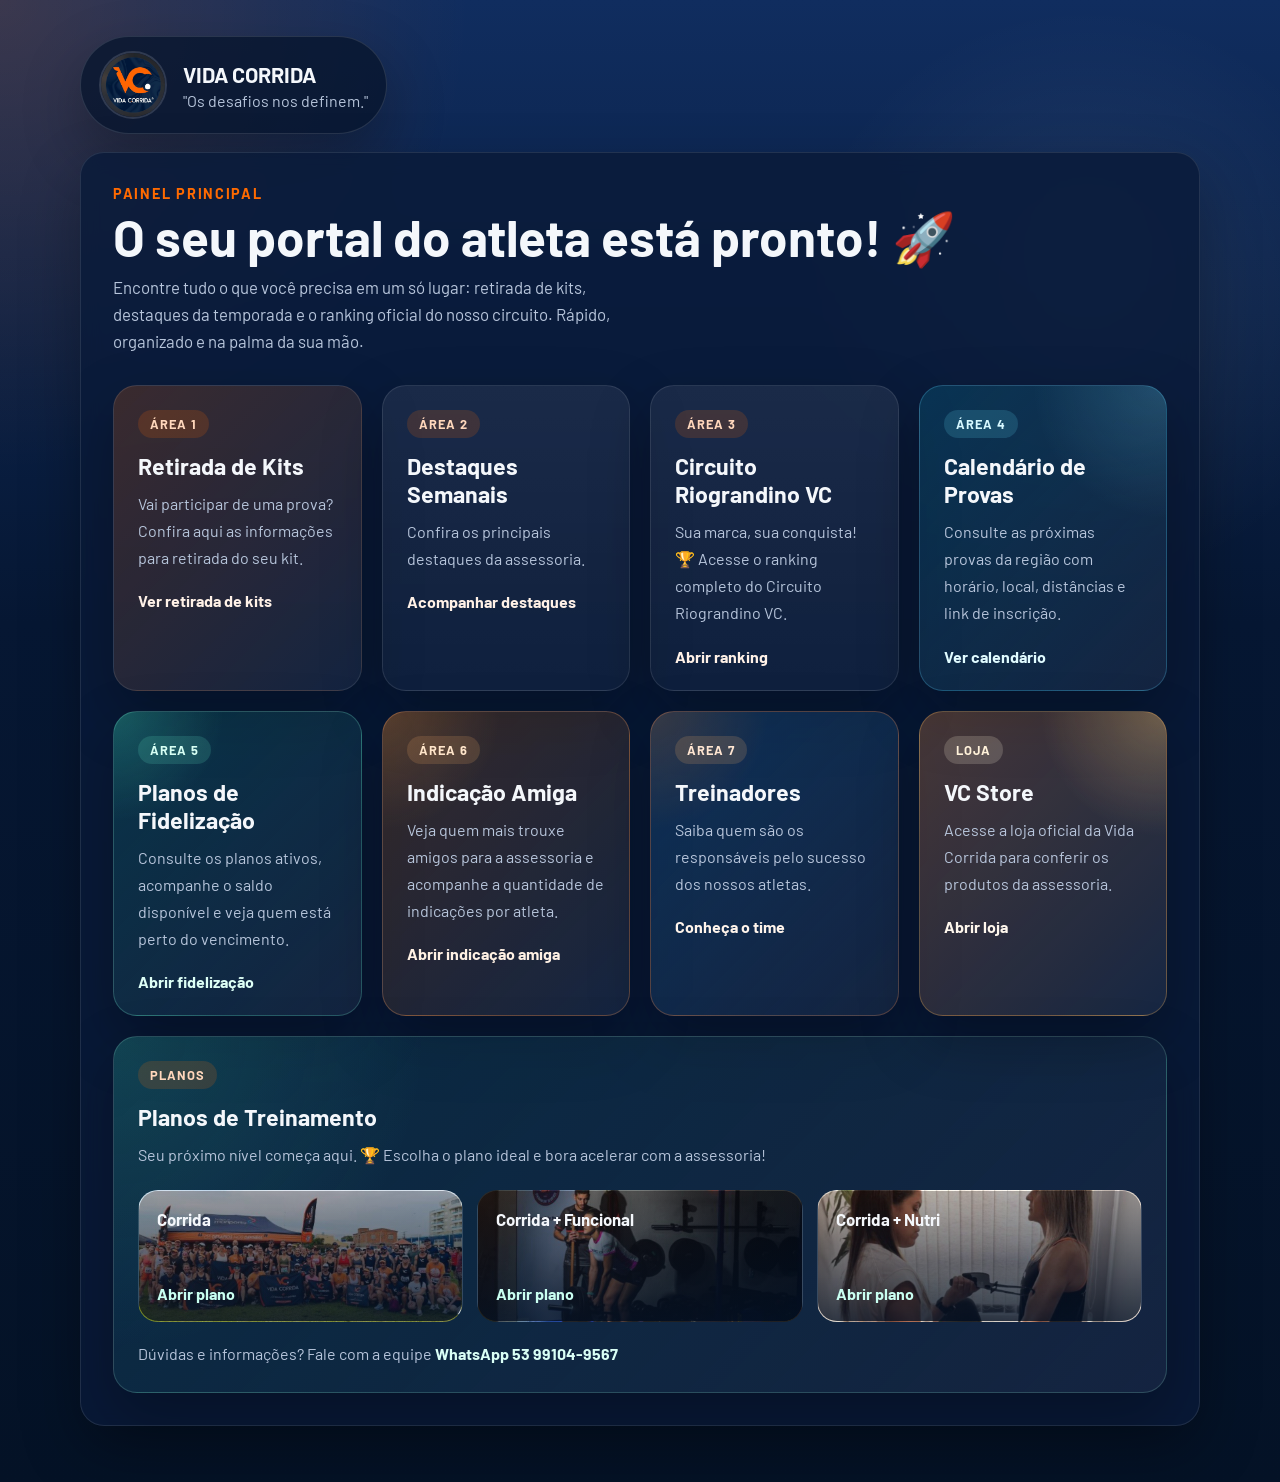
<file: index.html>
<!DOCTYPE html>
<html lang="pt-BR">
<head>
  <meta charset="UTF-8">
  <meta name="viewport" content="width=device-width, initial-scale=1.0">
  <title>Vida Corrida Assessoria</title>
  <link rel="preconnect" href="https://fonts.googleapis.com">
  <link rel="preconnect" href="https://fonts.gstatic.com" crossorigin>
  <link href="https://fonts.googleapis.com/css2?family=Barlow:wght@400;500;600;700&display=swap" rel="stylesheet">
  <link rel="stylesheet" href="styles.css">
</head>
<body>
  <main class="page home-page">
    <section class="brand-banner">
      <div class="brand-pill">
        <img src="assets/logo-vida-corrida.jpeg" alt="Logo Vida Corrida" class="brand-logo">
        <div>
          <p class="brand-name">VIDA CORRIDA</p>
          <p class="brand-subtitle">"Os desafios nos definem."</p>
        </div>
      </div>
    </section>

    <section class="panel home-hero">
      <p class="eyebrow">Painel principal</p>
      <h1>O seu portal do atleta está pronto! 🚀</h1>
      <p class="hero-text">
        Encontre tudo o que você precisa em um só lugar: retirada de kits, destaques da temporada e o ranking oficial do nosso circuito. Rápido, organizado e na palma da sua mão.
      </p>

      <div class="home-actions">
        <a href="retirada-kits.html" class="feature-card feature-card-primary" data-kit-access-card>
          <span class="feature-tag">Área 1</span>
          <h2>Retirada de Kits</h2>
          <p>Vai participar de uma prova? Confira aqui as informações para retirada do seu kit.</p>
          <span class="feature-link">Ver retirada de kits</span>
        </a>

        <a href="destaques-semanais.html" class="feature-card">
          <span class="feature-tag">Área 2</span>
          <h2>Destaques Semanais</h2>
          <p>Confira os principais destaques da assessoria.</p>
          <span class="feature-link">Acompanhar destaques</span>
        </a>

        <a href="ranking-circuito-riograndino.html" class="feature-card">
          <span class="feature-tag">Área 3</span>
          <h2>Circuito Riograndino VC</h2>
          <p>Sua marca, sua conquista! 🏆 Acesse o ranking completo do Circuito Riograndino VC.</p>
          <span class="feature-link">Abrir ranking</span>
        </a>

        <a href="calendario-provas.html" class="feature-card feature-card-calendar">
          <span class="feature-tag">Área 4</span>
          <h2>Calendário de Provas</h2>
          <p>Consulte as próximas provas da região com horário, local, distâncias e link de inscrição.</p>
          <span class="feature-link">Ver calendário</span>
        </a>

        <a href="planos-fidelizacao.html" class="feature-card feature-card-fidelity">
          <span class="feature-tag">Área 5</span>
          <h2>Planos de Fidelização</h2>
          <p>Consulte os planos ativos, acompanhe o saldo disponível e veja quem está perto do vencimento.</p>
          <span class="feature-link">Abrir fidelização</span>
        </a>

        <a href="indicacao-amiga.html" class="feature-card feature-card-referral">
          <span class="feature-tag">&#193;rea 6</span>
          <h2>Indica&#231;&#227;o Amiga</h2>
          <p>Veja quem mais trouxe amigos para a assessoria e acompanhe a quantidade de indica&#231;&#245;es por atleta.</p>
          <span class="feature-link">Abrir indica&#231;&#227;o amiga</span>
        </a>

        <a href="treinadores.html" class="feature-card feature-card-coaches">
          <span class="feature-tag">&#193;rea 7</span>
          <h2>Treinadores</h2>
          <p>Saiba quem são os responsáveis pelo sucesso dos nossos atletas.</p>
          <span class="feature-link">Conheça o time</span>
        </a>

        <a href="https://loja.menu/vcstore" class="feature-card feature-card-store" target="_blank" rel="noopener noreferrer">
          <span class="feature-tag">Loja</span>
          <h2>VC Store</h2>
          <p>Acesse a loja oficial da Vida Corrida para conferir os produtos da assessoria.</p>
          <span class="feature-link">Abrir loja</span>
        </a>

        <article class="feature-card feature-card-plans">
          <span class="feature-tag">Planos</span>
          <h2>Planos de Treinamento</h2>
          <p>Seu próximo nível começa aqui. 🏆 Escolha o plano ideal e bora acelerar com a assessoria!</p>

          <div class="plan-grid">
            <a href="https://treinus.place/sf/80/product/461-corrida" class="plan-card plan-card-running" target="_blank" rel="noopener noreferrer">
              <strong>Corrida</strong>
              <span>Abrir plano</span>
            </a>

            <a href="https://treinus.place/sf/80/product/504-corrida-funcional" class="plan-card plan-card-functional" target="_blank" rel="noopener noreferrer">
              <strong>Corrida + Funcional</strong>
              <span>Abrir plano</span>
            </a>

            <a href="https://treinus.place/sf/80/product/969-corrida-nutri" class="plan-card plan-card-nutri" target="_blank" rel="noopener noreferrer">
              <strong>Corrida + Nutri</strong>
              <span>Abrir plano</span>
            </a>
          </div>

          <p class="plan-help">
            Dúvidas e informações? Fale com a equipe
            <a href="https://wa.me/5553991049567" target="_blank" rel="noopener noreferrer">WhatsApp 53 99104-9567</a>
          </p>
        </article>
      </div>
    </section>
  </main>
  <script src="site-access-config.js?v=20260411-1"></script>
  <script src="site-access-control.js?v=20260411-1"></script>
</body>
</html>
</file>
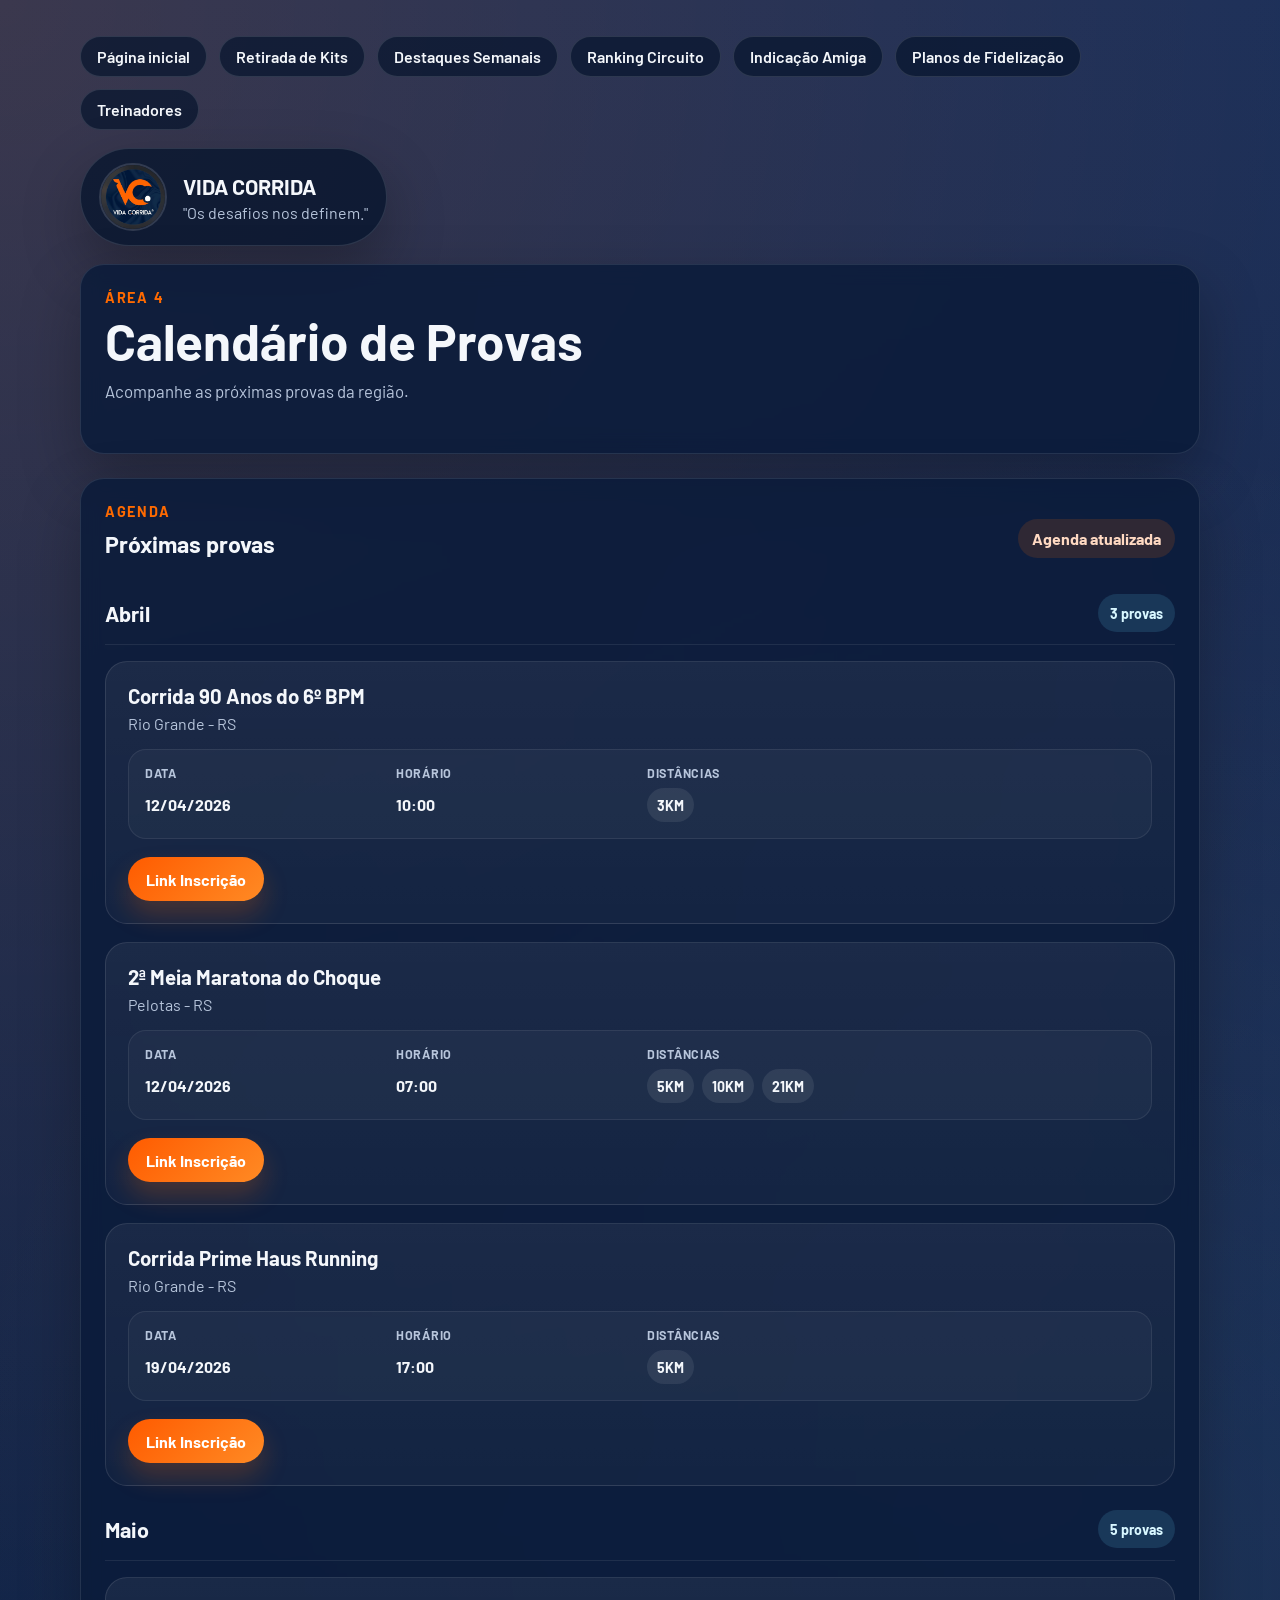
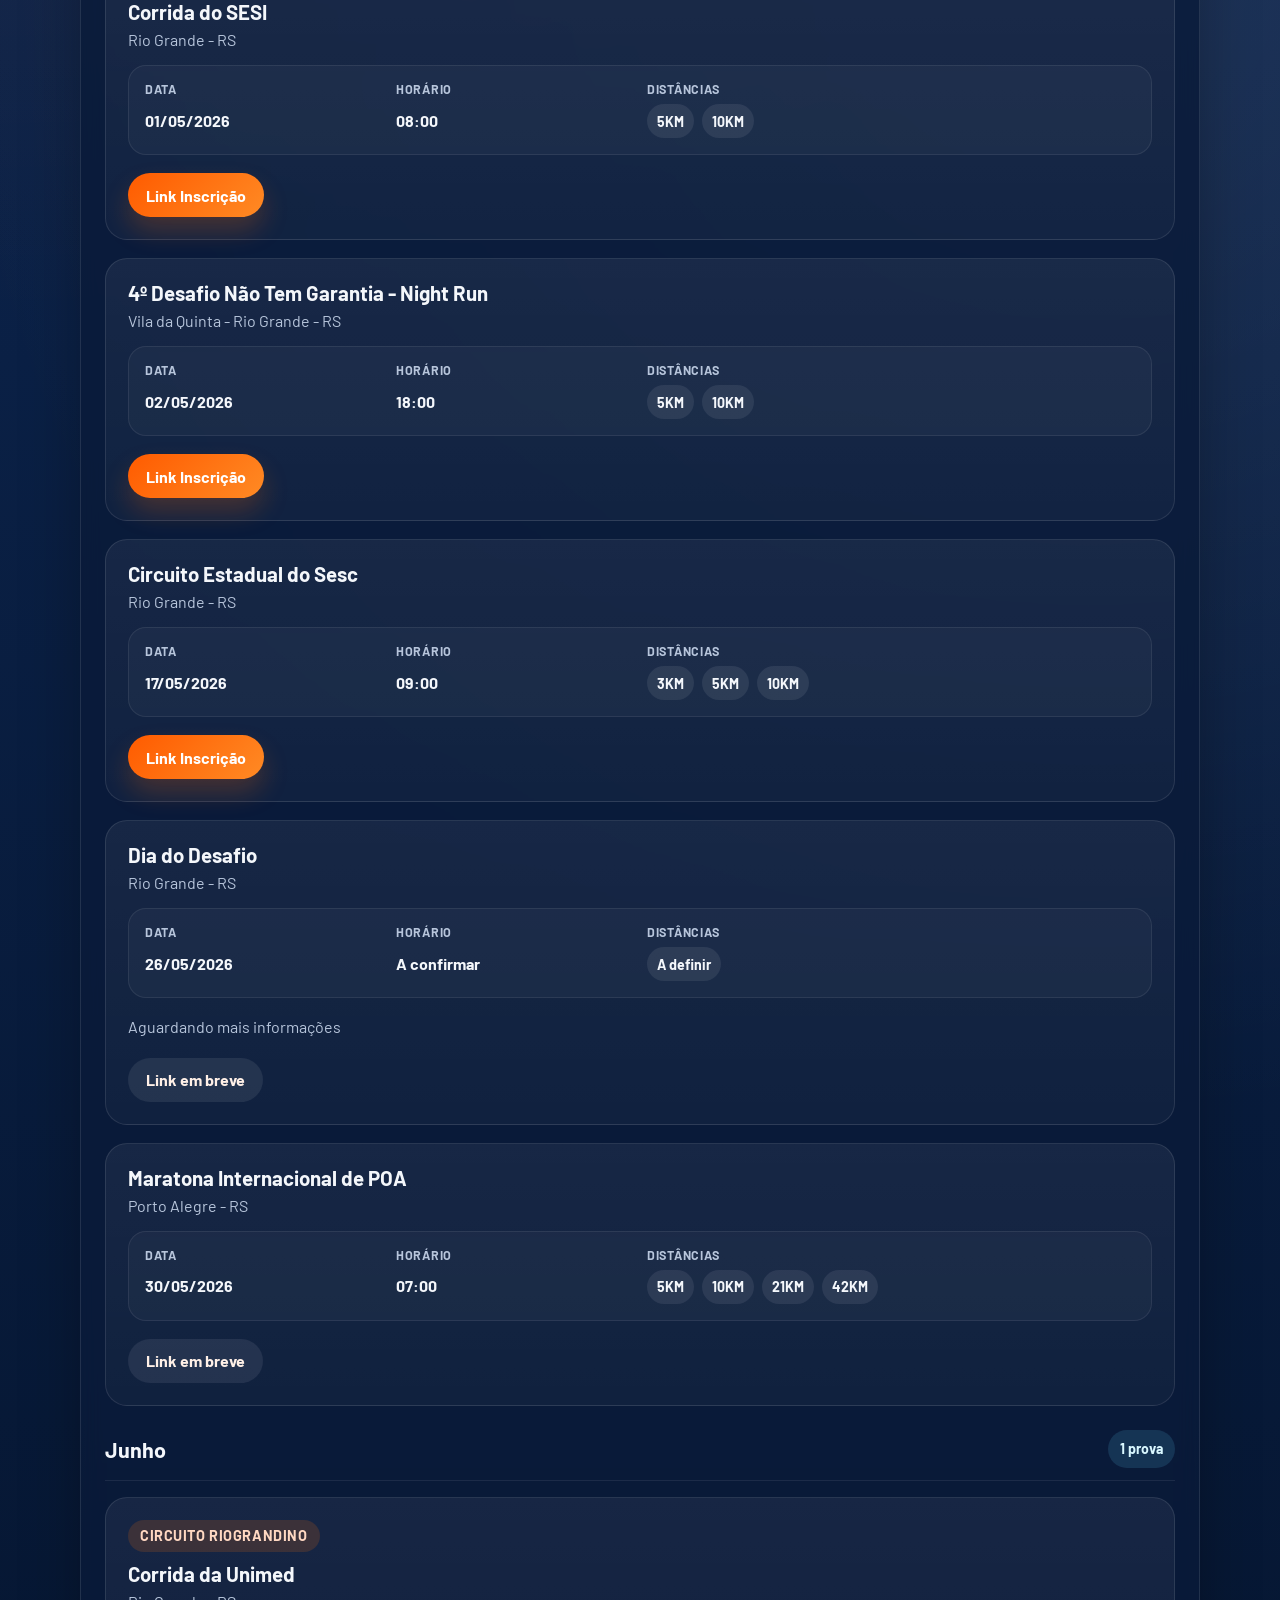
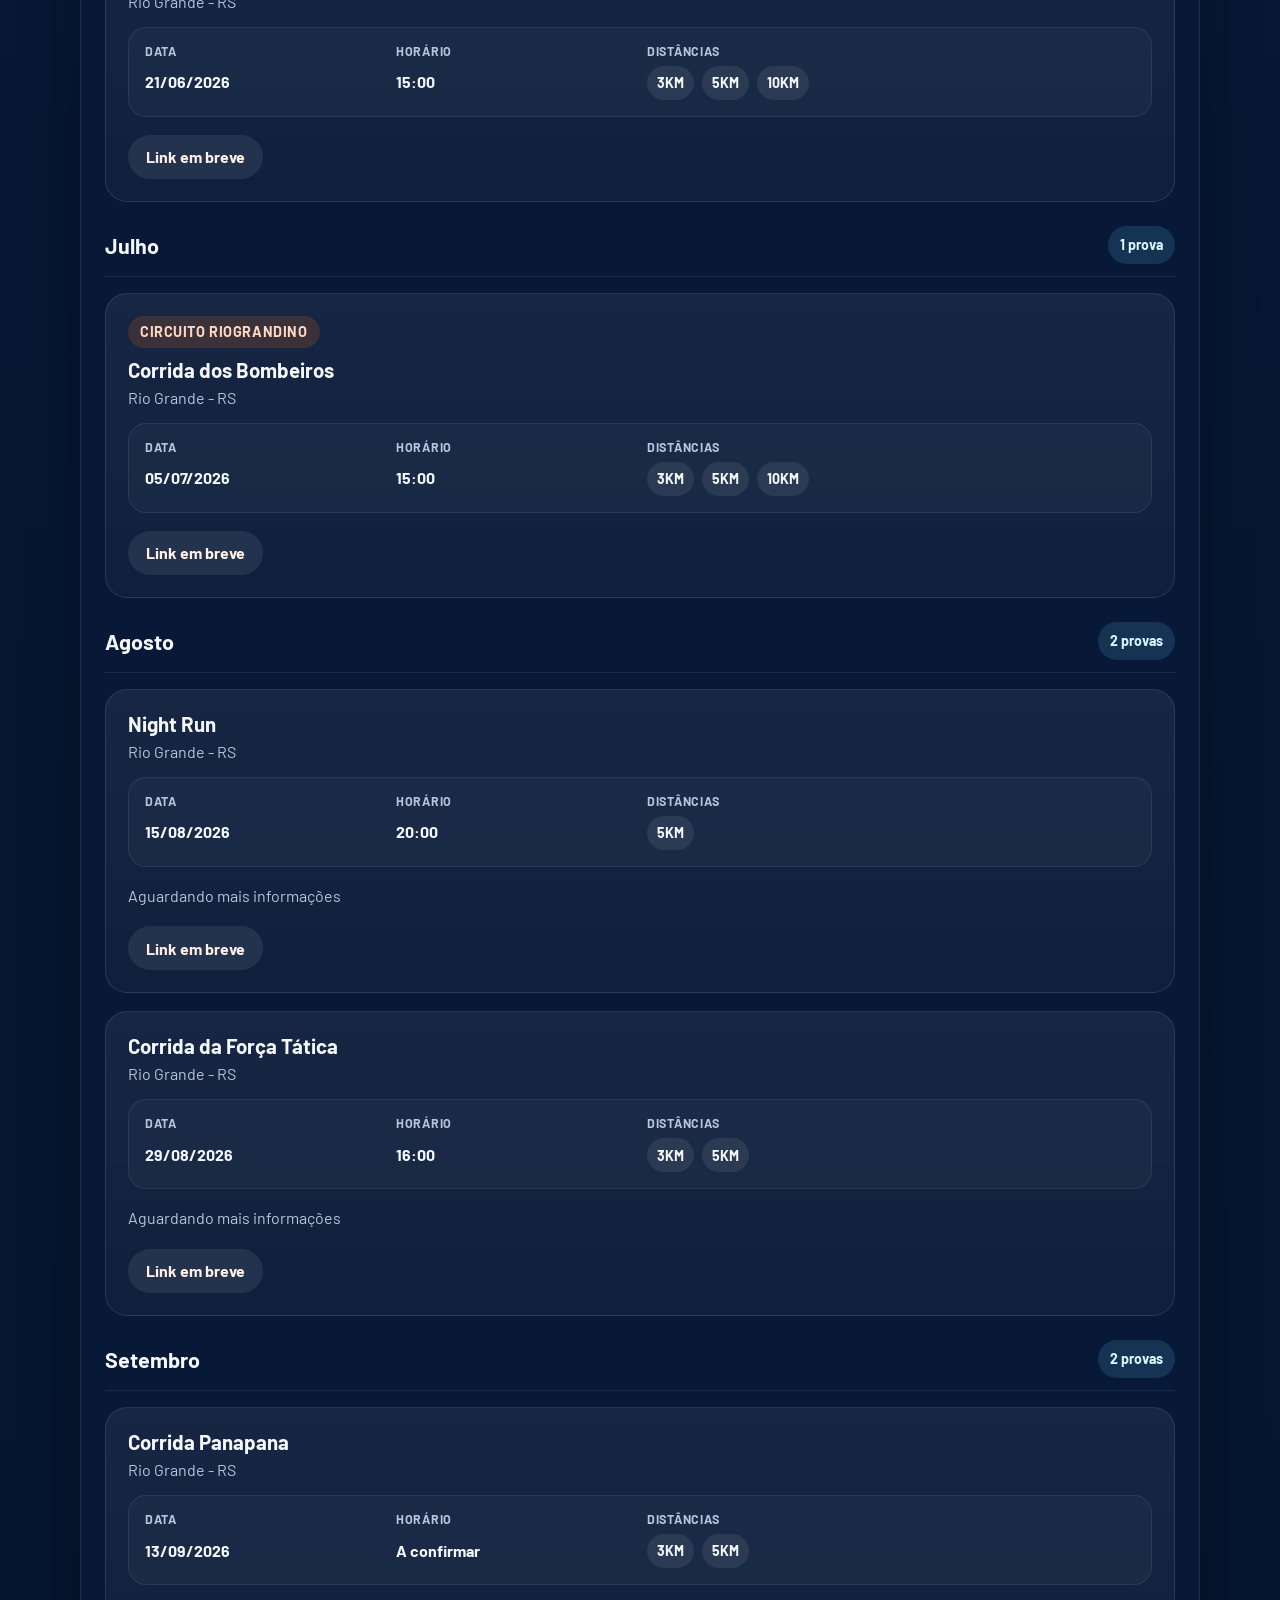
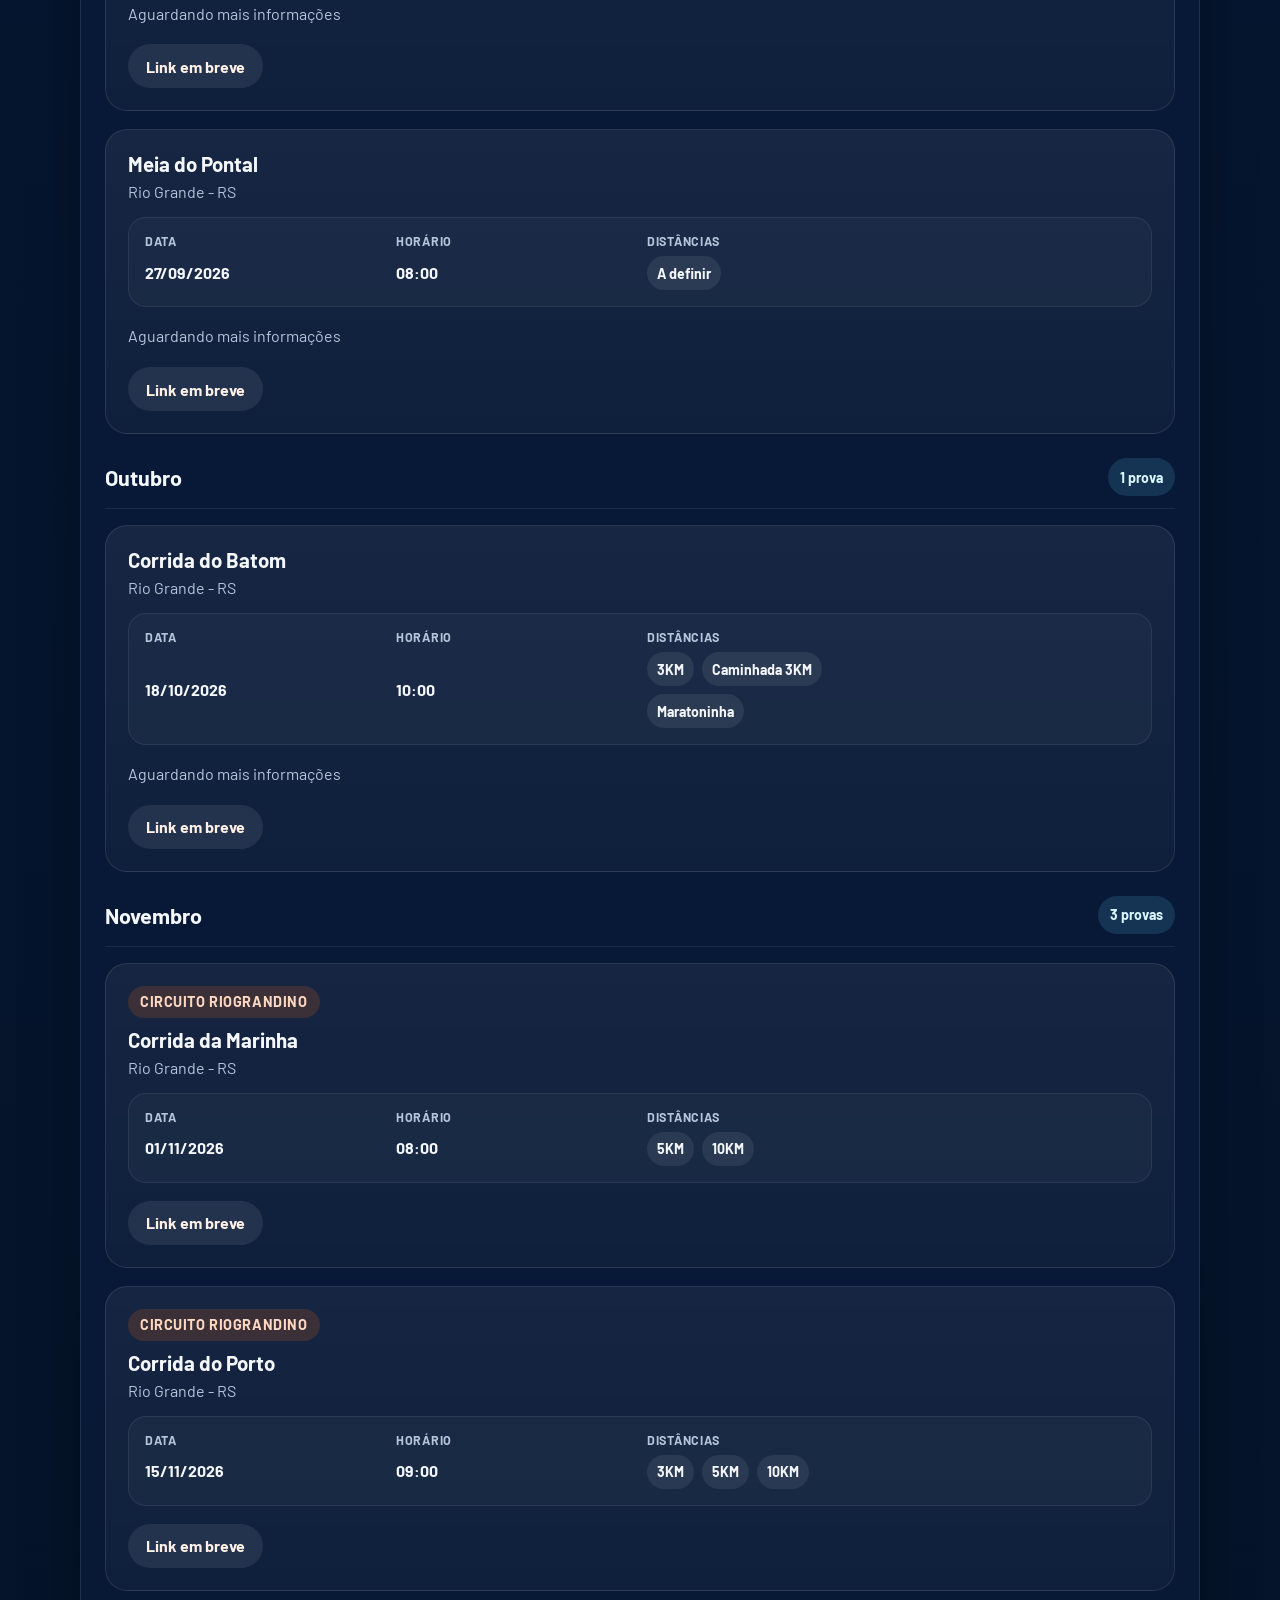
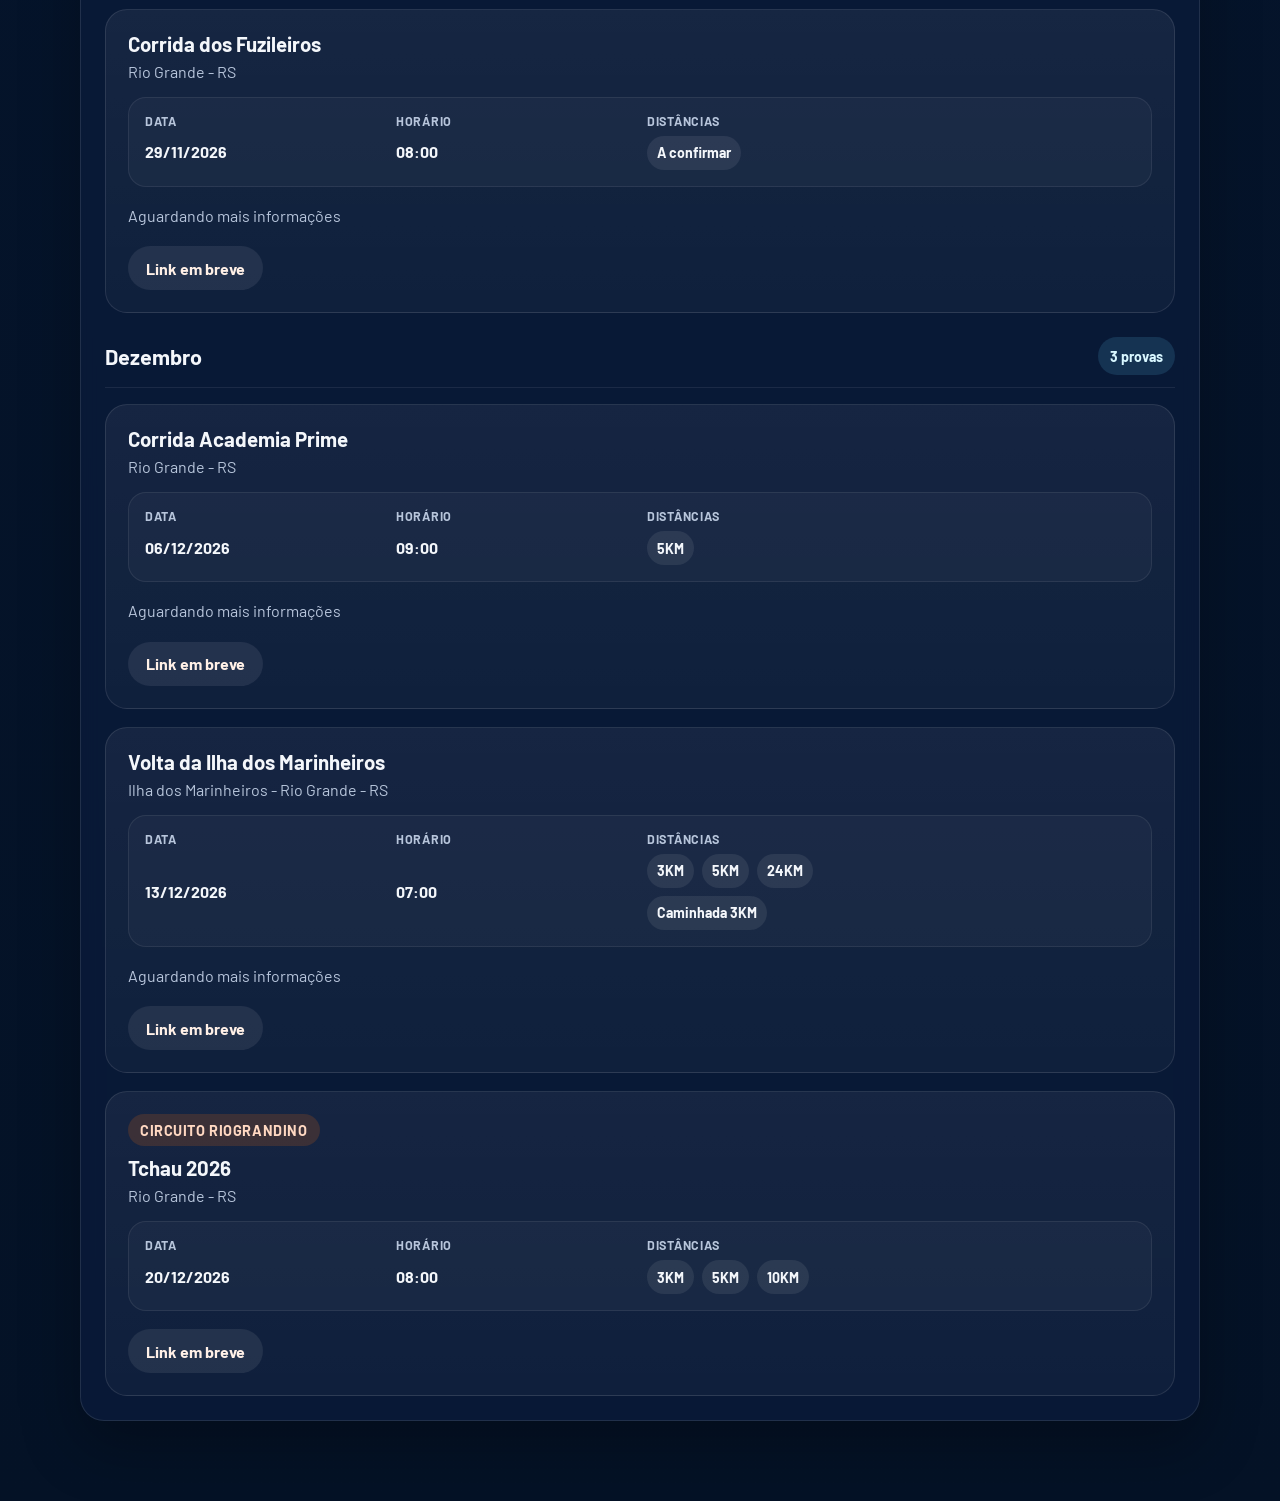
<file: calendario-provas.html>
<!DOCTYPE html>
<html lang="pt-BR">
<head>
  <meta charset="UTF-8">
  <meta name="viewport" content="width=device-width, initial-scale=1.0">
  <title>Calendário de Provas</title>
  <link rel="preconnect" href="https://fonts.googleapis.com">
  <link rel="preconnect" href="https://fonts.gstatic.com" crossorigin>
  <link href="https://fonts.googleapis.com/css2?family=Barlow:wght@400;500;600;700&display=swap" rel="stylesheet">
  <link rel="stylesheet" href="styles.css">
</head>
<body>
  <main class="page">
    <nav class="top-nav" aria-label="Navegação principal">
      <a href="index.html" class="nav-link">Página inicial</a>
      <a href="retirada-kits.html" class="nav-link">Retirada de Kits</a>
      <a href="destaques-semanais.html" class="nav-link">Destaques Semanais</a>
      <a href="ranking-circuito-riograndino.html" class="nav-link">Ranking Circuito</a>
      <a href="indicacao-amiga.html" class="nav-link">Indica&#231;&#227;o Amiga</a>
      <a href="planos-fidelizacao.html" class="nav-link">Planos de Fidelização</a>
      <a href="treinadores.html" class="nav-link">Treinadores</a>
    </nav>

    <section class="brand-banner">
      <div class="brand-pill">
        <img src="assets/logo-vida-corrida.jpeg" alt="Logo Vida Corrida" class="brand-logo">
        <div>
          <p class="brand-name">VIDA CORRIDA</p>
          <p class="brand-subtitle">"Os desafios nos definem."</p>
        </div>
      </div>
    </section>

    <section class="panel calendar-hero">
      <p class="eyebrow">Área 4</p>
      <h1>Calendário de Provas</h1>
      <p class="hero-text">
        Acompanhe as próximas provas da região.
      </p>
    </section>

    <section class="panel calendar-panel">
      <div class="overview-header">
        <div>
          <p class="eyebrow">Agenda</p>
          <h2>Próximas provas</h2>
        </div>
        <span id="calendar-status" class="count-badge">Atualizando agenda</span>
      </div>

      <div id="calendar-race-list" class="calendar-race-list" aria-live="polite">
        <p class="empty-state">Carregando calendário...</p>
      </div>
    </section>
  </main>

  <script src="calendar-data.js"></script>
  <script src="calendar.js"></script>
</body>
</html>
</file>
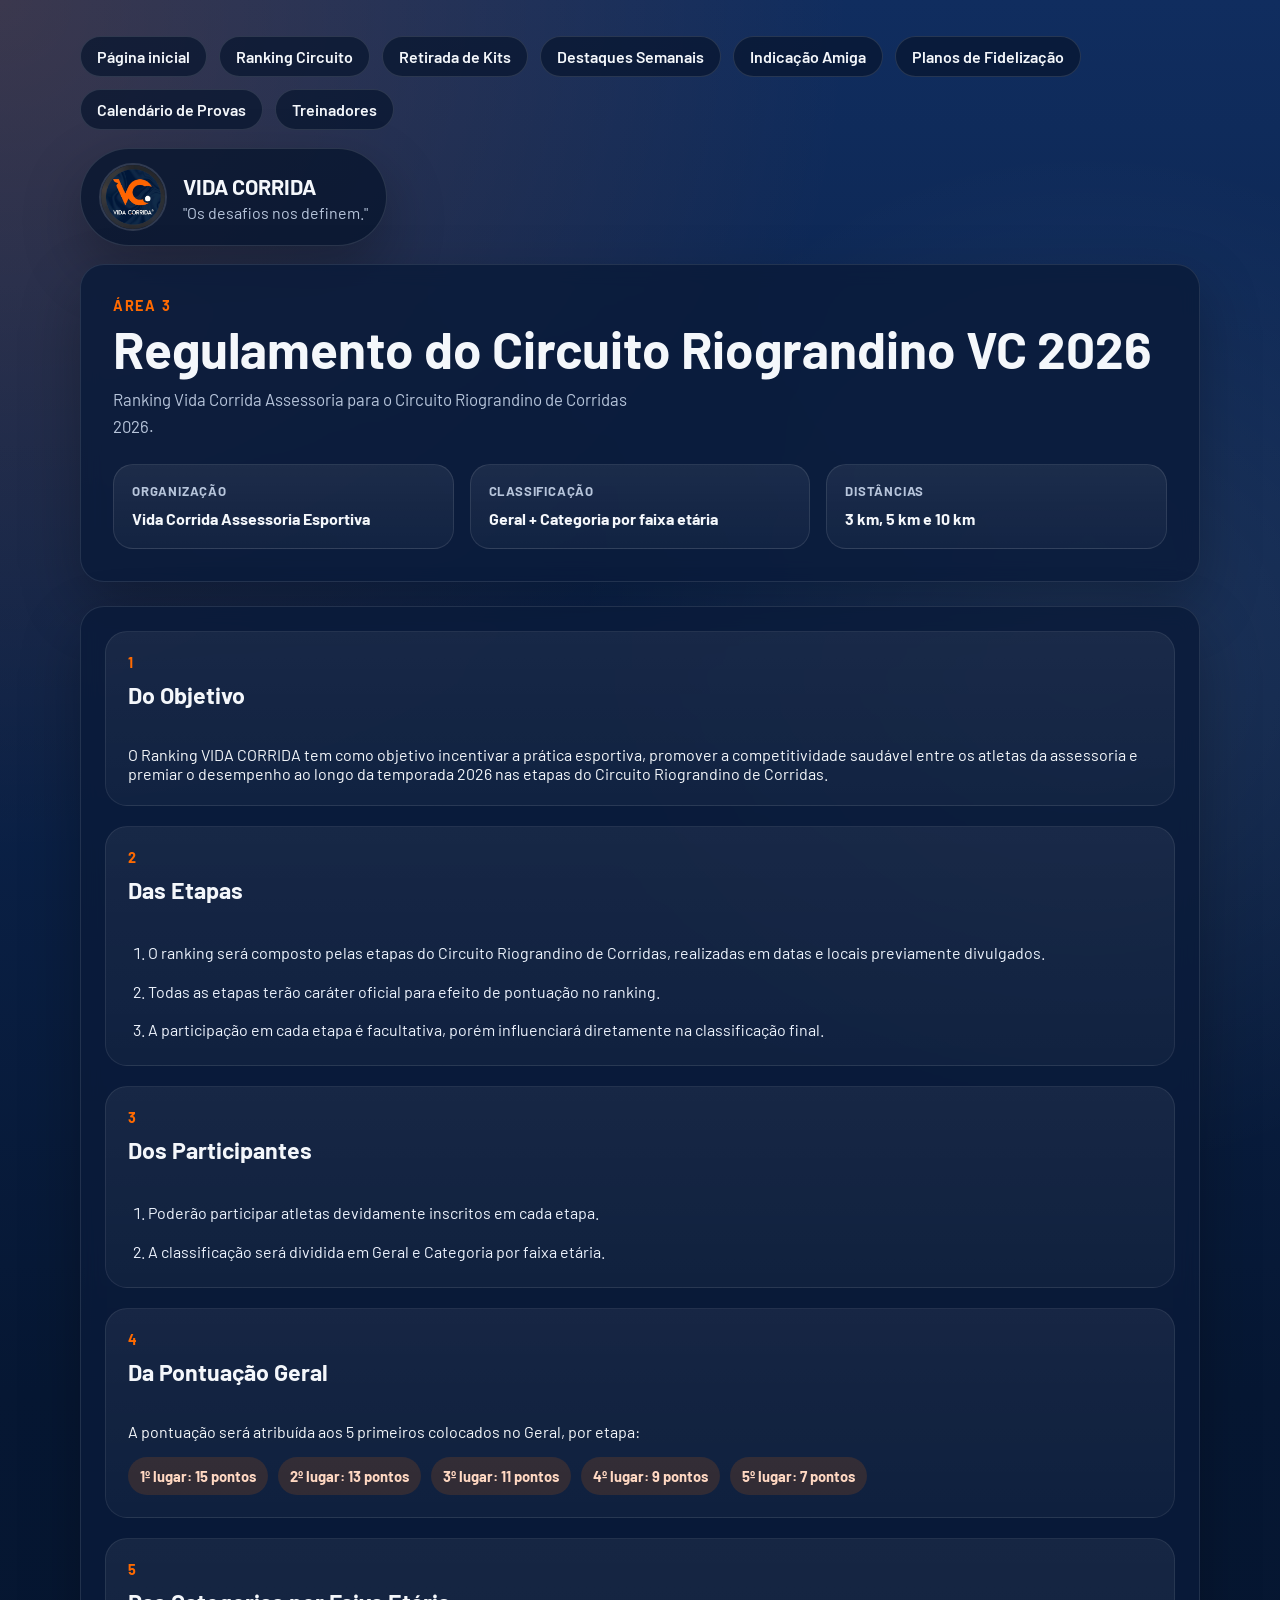
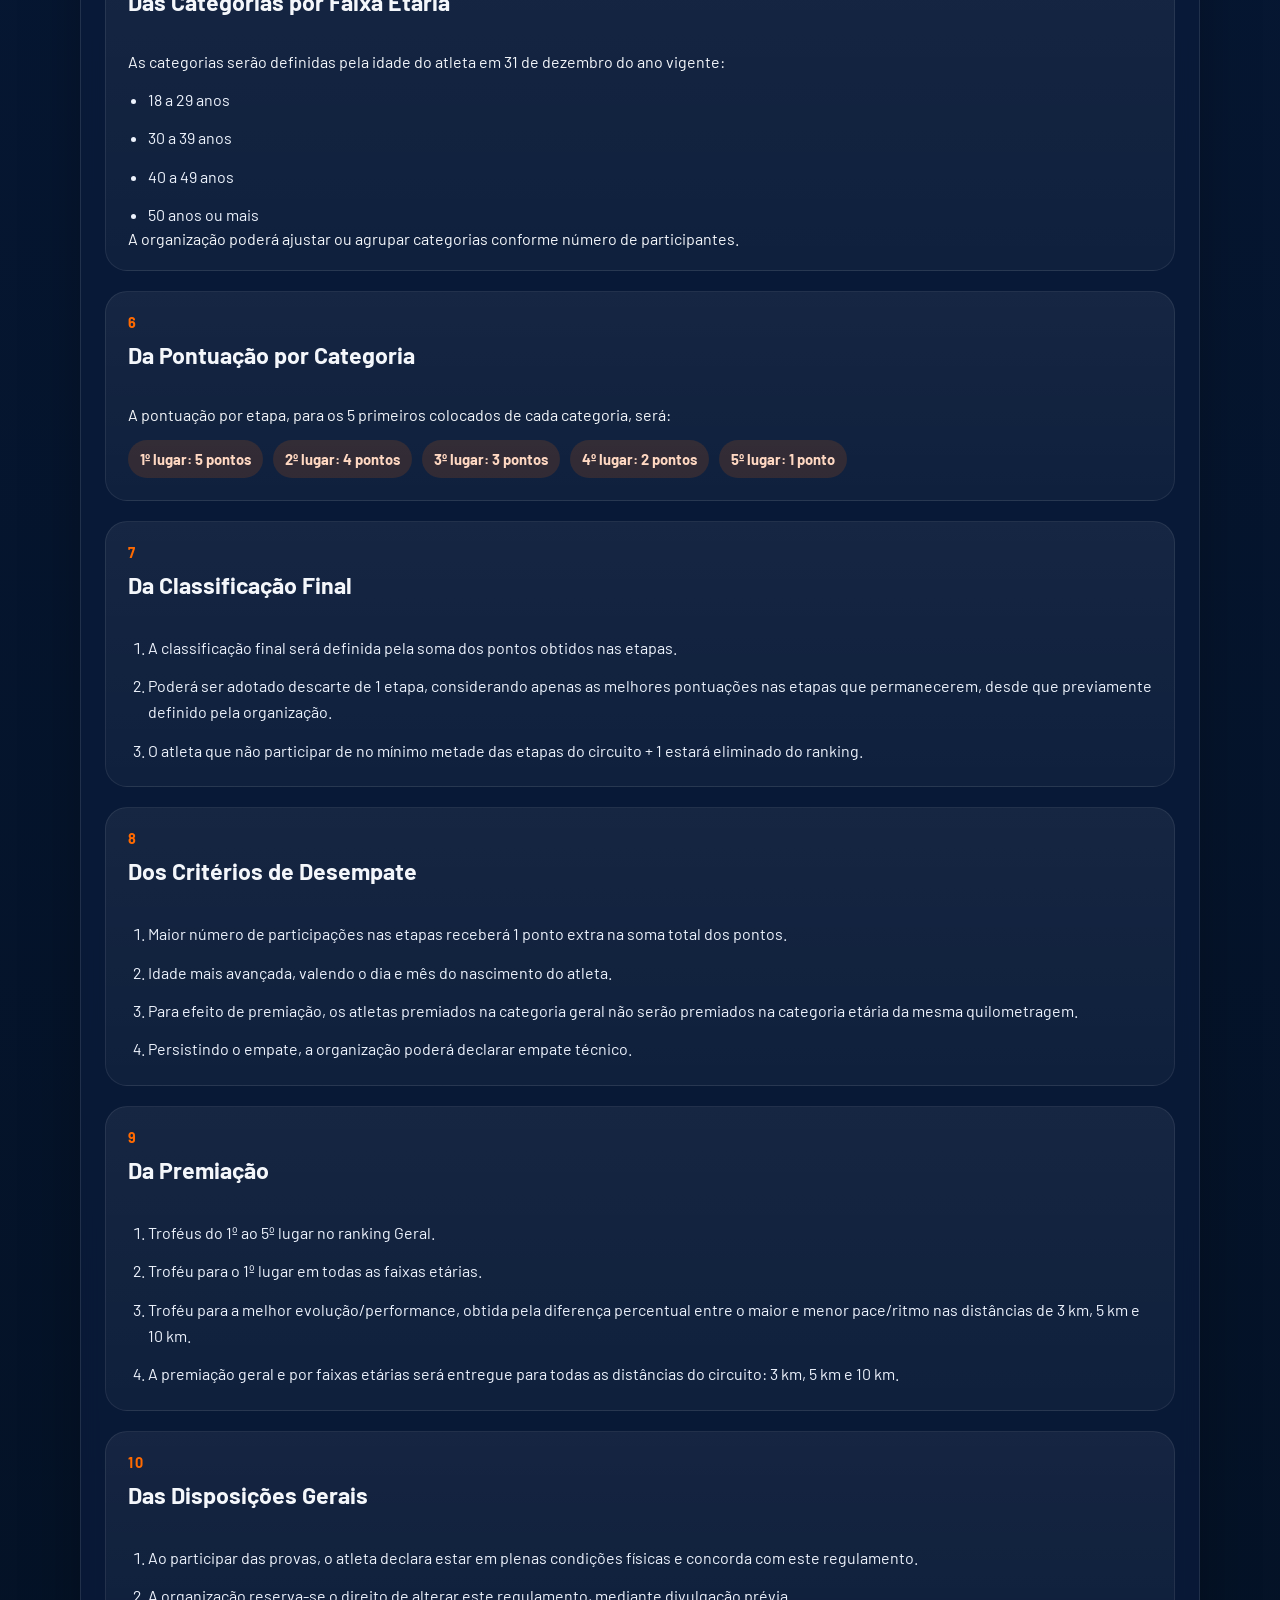
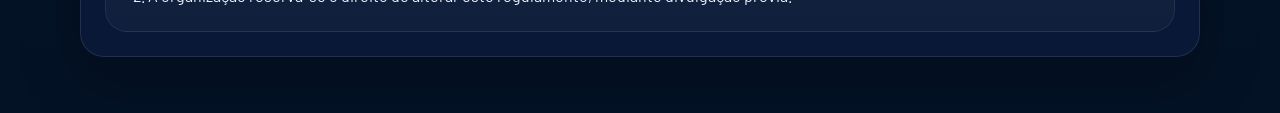
<file: regulamento-circuito-riograndino.html>
<!DOCTYPE html>
<html lang="pt-BR">
<head>
  <meta charset="UTF-8">
  <meta name="viewport" content="width=device-width, initial-scale=1.0">
  <title>Regulamento Circuito Riograndino VC</title>
  <link rel="preconnect" href="https://fonts.googleapis.com">
  <link rel="preconnect" href="https://fonts.gstatic.com" crossorigin>
  <link href="https://fonts.googleapis.com/css2?family=Barlow:wght@400;500;600;700&display=swap" rel="stylesheet">
  <link rel="stylesheet" href="styles.css">
</head>
<body>
  <main class="page">
    <nav class="top-nav" aria-label="Navegacao principal">
      <a href="index.html" class="nav-link">P&#225;gina inicial</a>
      <a href="ranking-circuito-riograndino.html" class="nav-link">Ranking Circuito</a>
      <a href="retirada-kits.html" class="nav-link">Retirada de Kits</a>
      <a href="destaques-semanais.html" class="nav-link">Destaques Semanais</a>
      <a href="indicacao-amiga.html" class="nav-link">Indica&#231;&#227;o Amiga</a>
      <a href="planos-fidelizacao.html" class="nav-link">Planos de Fideliza&#231;&#227;o</a>
      <a href="calendario-provas.html" class="nav-link">Calend&#225;rio de Provas</a>
      <a href="treinadores.html" class="nav-link">Treinadores</a>
    </nav>

    <section class="brand-banner">
      <div class="brand-pill">
        <img src="assets/logo-vida-corrida.jpeg" alt="Logo Vida Corrida" class="brand-logo">
        <div>
          <p class="brand-name">VIDA CORRIDA</p>
          <p class="brand-subtitle">"Os desafios nos definem."</p>
        </div>
      </div>
    </section>

    <section class="panel regulation-hero">
      <p class="eyebrow">&#193;rea 3</p>
      <h1>Regulamento do Circuito Riograndino VC 2026</h1>
      <p class="hero-text">
        Ranking Vida Corrida Assessoria para o Circuito Riograndino de Corridas 2026.
      </p>

      <div class="regulation-summary-grid">
        <article class="regulation-summary-card">
          <span class="regulation-summary-label">Organiza&#231;&#227;o</span>
          <strong>Vida Corrida Assessoria Esportiva</strong>
        </article>

        <article class="regulation-summary-card">
          <span class="regulation-summary-label">Classifica&#231;&#227;o</span>
          <strong>Geral + Categoria por faixa et&#225;ria</strong>
        </article>

        <article class="regulation-summary-card">
          <span class="regulation-summary-label">Dist&#226;ncias</span>
          <strong>3 km, 5 km e 10 km</strong>
        </article>
      </div>
    </section>

    <section class="panel regulation-panel">
      <article class="regulation-section">
        <div class="overview-header">
          <div>
            <p class="eyebrow">1</p>
            <h2>Do Objetivo</h2>
          </div>
        </div>
        <p>O Ranking VIDA CORRIDA tem como objetivo incentivar a pr&#225;tica esportiva, promover a competitividade saud&#225;vel entre os atletas da assessoria e premiar o desempenho ao longo da temporada 2026 nas etapas do Circuito Riograndino de Corridas.</p>
      </article>

      <article class="regulation-section">
        <div class="overview-header">
          <div>
            <p class="eyebrow">2</p>
            <h2>Das Etapas</h2>
          </div>
        </div>
        <ol class="regulation-list">
          <li>O ranking ser&#225; composto pelas etapas do Circuito Riograndino de Corridas, realizadas em datas e locais previamente divulgados.</li>
          <li>Todas as etapas ter&#227;o car&#225;ter oficial para efeito de pontua&#231;&#227;o no ranking.</li>
          <li>A participa&#231;&#227;o em cada etapa &#233; facultativa, por&#233;m influenciar&#225; diretamente na classifica&#231;&#227;o final.</li>
        </ol>
      </article>

      <article class="regulation-section">
        <div class="overview-header">
          <div>
            <p class="eyebrow">3</p>
            <h2>Dos Participantes</h2>
          </div>
        </div>
        <ol class="regulation-list">
          <li>Poder&#227;o participar atletas devidamente inscritos em cada etapa.</li>
          <li>A classifica&#231;&#227;o ser&#225; dividida em Geral e Categoria por faixa et&#225;ria.</li>
        </ol>
      </article>

      <article class="regulation-section">
        <div class="overview-header">
          <div>
            <p class="eyebrow">4</p>
            <h2>Da Pontua&#231;&#227;o Geral</h2>
          </div>
        </div>
        <p>A pontua&#231;&#227;o ser&#225; atribu&#237;da aos 5 primeiros colocados no Geral, por etapa:</p>
        <div class="regulation-points-grid">
          <span class="regulation-point-pill">1&#186; lugar: 15 pontos</span>
          <span class="regulation-point-pill">2&#186; lugar: 13 pontos</span>
          <span class="regulation-point-pill">3&#186; lugar: 11 pontos</span>
          <span class="regulation-point-pill">4&#186; lugar: 9 pontos</span>
          <span class="regulation-point-pill">5&#186; lugar: 7 pontos</span>
        </div>
      </article>

      <article class="regulation-section">
        <div class="overview-header">
          <div>
            <p class="eyebrow">5</p>
            <h2>Das Categorias por Faixa Et&#225;ria</h2>
          </div>
        </div>
        <p>As categorias ser&#227;o definidas pela idade do atleta em 31 de dezembro do ano vigente:</p>
        <ul class="regulation-list">
          <li>18 a 29 anos</li>
          <li>30 a 39 anos</li>
          <li>40 a 49 anos</li>
          <li>50 anos ou mais</li>
        </ul>
        <p>A organiza&#231;&#227;o poder&#225; ajustar ou agrupar categorias conforme n&#250;mero de participantes.</p>
      </article>

      <article class="regulation-section">
        <div class="overview-header">
          <div>
            <p class="eyebrow">6</p>
            <h2>Da Pontua&#231;&#227;o por Categoria</h2>
          </div>
        </div>
        <p>A pontua&#231;&#227;o por etapa, para os 5 primeiros colocados de cada categoria, ser&#225;:</p>
        <div class="regulation-points-grid regulation-points-grid-category">
          <span class="regulation-point-pill">1&#186; lugar: 5 pontos</span>
          <span class="regulation-point-pill">2&#186; lugar: 4 pontos</span>
          <span class="regulation-point-pill">3&#186; lugar: 3 pontos</span>
          <span class="regulation-point-pill">4&#186; lugar: 2 pontos</span>
          <span class="regulation-point-pill">5&#186; lugar: 1 ponto</span>
        </div>
      </article>

      <article class="regulation-section">
        <div class="overview-header">
          <div>
            <p class="eyebrow">7</p>
            <h2>Da Classifica&#231;&#227;o Final</h2>
          </div>
        </div>
        <ol class="regulation-list">
          <li>A classifica&#231;&#227;o final ser&#225; definida pela soma dos pontos obtidos nas etapas.</li>
          <li>Poder&#225; ser adotado descarte de 1 etapa, considerando apenas as melhores pontua&#231;&#245;es nas etapas que permanecerem, desde que previamente definido pela organiza&#231;&#227;o.</li>
          <li>O atleta que n&#227;o participar de no m&#237;nimo metade das etapas do circuito + 1 estar&#225; eliminado do ranking.</li>
        </ol>
      </article>

      <article class="regulation-section">
        <div class="overview-header">
          <div>
            <p class="eyebrow">8</p>
            <h2>Dos Crit&#233;rios de Desempate</h2>
          </div>
        </div>
        <ol class="regulation-list">
          <li>Maior n&#250;mero de participa&#231;&#245;es nas etapas receber&#225; 1 ponto extra na soma total dos pontos.</li>
          <li>Idade mais avan&#231;ada, valendo o dia e m&#234;s do nascimento do atleta.</li>
          <li>Para efeito de premia&#231;&#227;o, os atletas premiados na categoria geral n&#227;o ser&#227;o premiados na categoria et&#225;ria da mesma quilometragem.</li>
          <li>Persistindo o empate, a organiza&#231;&#227;o poder&#225; declarar empate t&#233;cnico.</li>
        </ol>
      </article>

      <article class="regulation-section">
        <div class="overview-header">
          <div>
            <p class="eyebrow">9</p>
            <h2>Da Premia&#231;&#227;o</h2>
          </div>
        </div>
        <ol class="regulation-list">
          <li>Trof&#233;us do 1&#186; ao 5&#186; lugar no ranking Geral.</li>
          <li>Trof&#233;u para o 1&#186; lugar em todas as faixas et&#225;rias.</li>
          <li>Trof&#233;u para a melhor evolu&#231;&#227;o/performance, obtida pela diferen&#231;a percentual entre o maior e menor pace/ritmo nas dist&#226;ncias de 3 km, 5 km e 10 km.</li>
          <li>A premia&#231;&#227;o geral e por faixas et&#225;rias ser&#225; entregue para todas as dist&#226;ncias do circuito: 3 km, 5 km e 10 km.</li>
        </ol>
      </article>

      <article class="regulation-section">
        <div class="overview-header">
          <div>
            <p class="eyebrow">10</p>
            <h2>Das Disposi&#231;&#245;es Gerais</h2>
          </div>
        </div>
        <ol class="regulation-list">
          <li>Ao participar das provas, o atleta declara estar em plenas condi&#231;&#245;es f&#237;sicas e concorda com este regulamento.</li>
          <li>A organiza&#231;&#227;o reserva-se o direito de alterar este regulamento, mediante divulga&#231;&#227;o pr&#233;via.</li>
        </ol>
      </article>
    </section>
  </main>
</body>
</html>
</file>
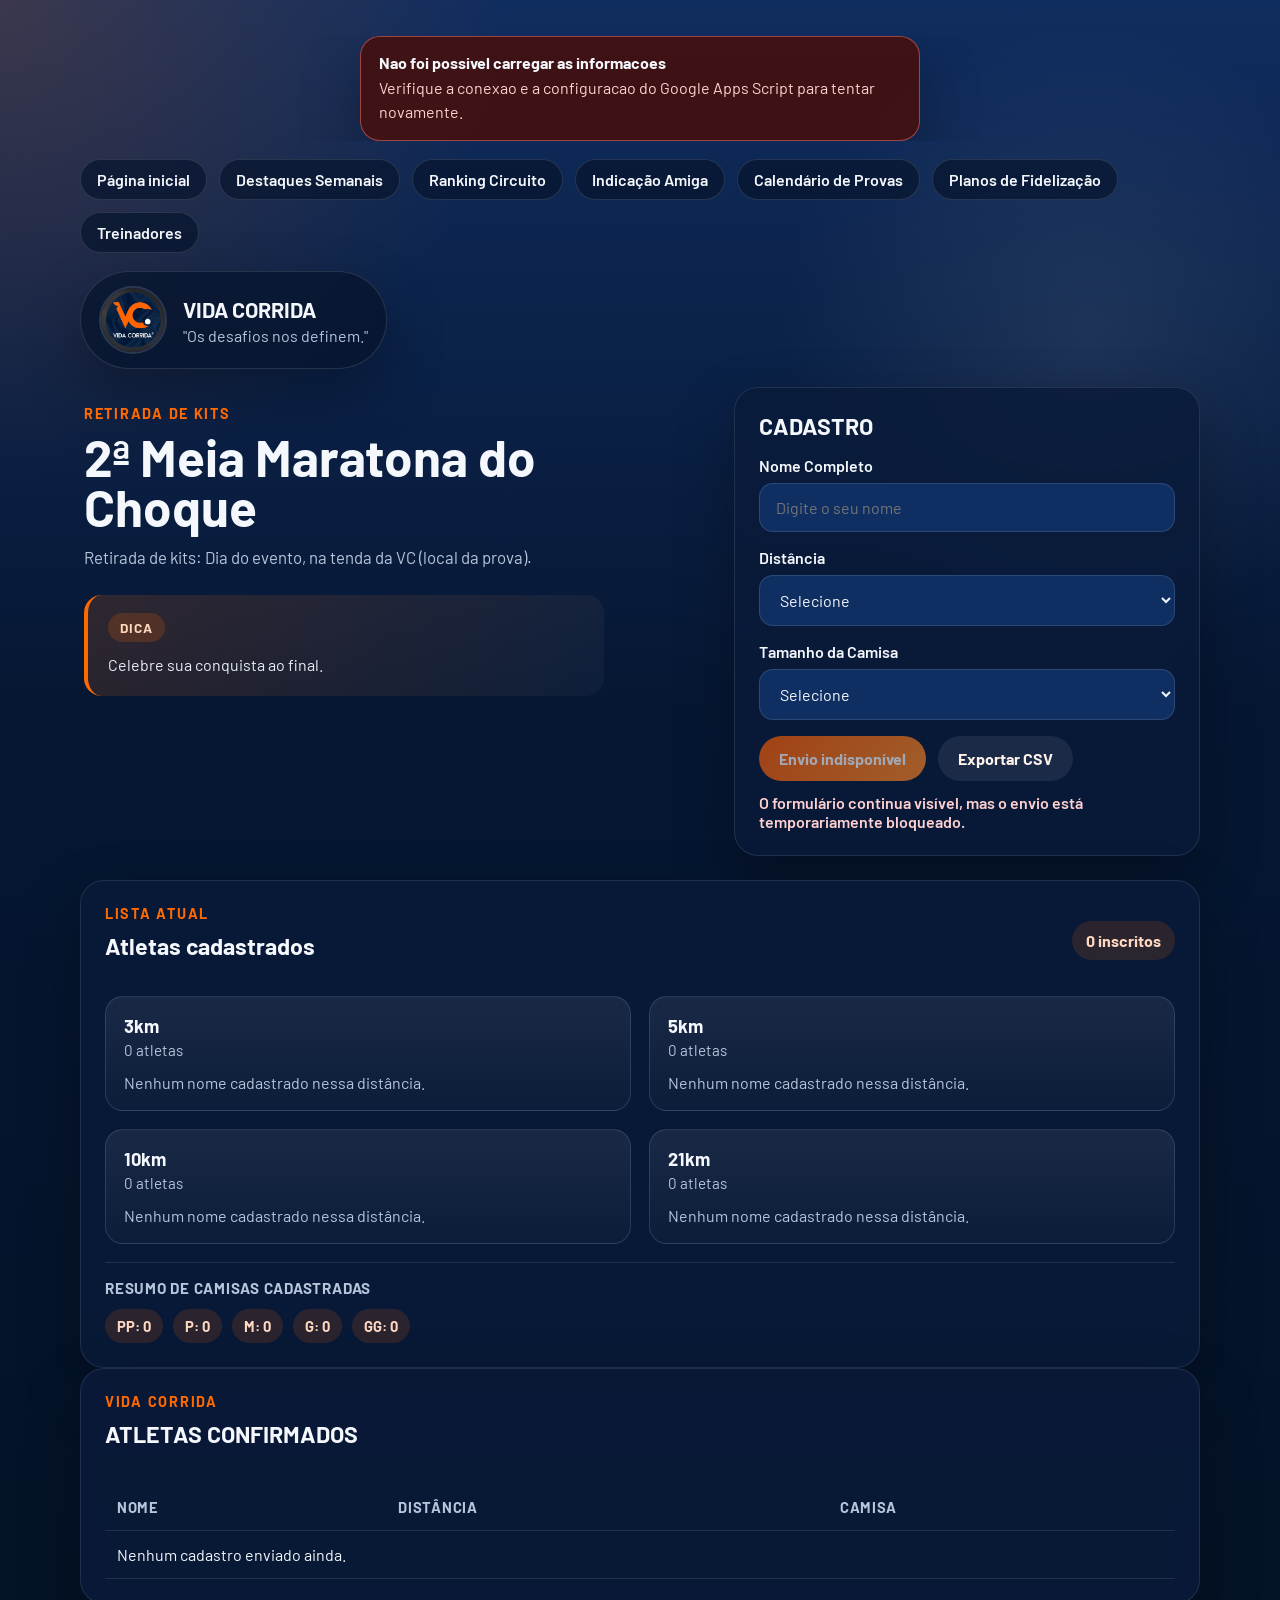
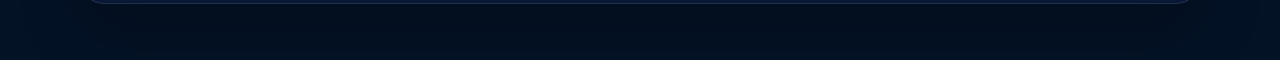
<file: retirada-kits.html>
<!DOCTYPE html>
<html lang="pt-BR">
<head>
  <meta charset="UTF-8">
  <meta name="viewport" content="width=device-width, initial-scale=1.0">
  <title>Retirada de Kits</title>
  <link rel="preconnect" href="https://fonts.googleapis.com">
  <link rel="preconnect" href="https://fonts.gstatic.com" crossorigin>
  <link href="https://fonts.googleapis.com/css2?family=Barlow:wght@400;500;600;700&display=swap" rel="stylesheet">
  <link rel="stylesheet" href="styles.css">
</head>
<body>
  <main class="page">
    <div id="status-box" class="status-box status-box-hidden" role="status" aria-live="polite" aria-atomic="true">
      <div class="status-box-panel">
        <span id="status-spinner" class="status-spinner" aria-hidden="true"></span>
        <div class="status-box-copy">
          <p id="status-box-title" class="status-box-title">Carregando informacoes...</p>
          <p id="status-box-text" class="status-box-text">Aguarde enquanto buscamos os dados atualizados.</p>
        </div>
      </div>
    </div>

    <nav class="top-nav" aria-label="Navegacao principal">
      <a href="index.html" class="nav-link">Página inicial</a>
      <a href="destaques-semanais.html" class="nav-link">Destaques Semanais</a>
      <a href="ranking-circuito-riograndino.html" class="nav-link">Ranking Circuito</a>
      <a href="indicacao-amiga.html" class="nav-link">Indica&#231;&#227;o Amiga</a>
      <a href="calendario-provas.html" class="nav-link">Calendário de Provas</a>
      <a href="planos-fidelizacao.html" class="nav-link">Planos de Fidelização</a>
      <a href="treinadores.html" class="nav-link">Treinadores</a>
    </nav>

    <section class="brand-banner">
      <div class="brand-pill">
        <img src="assets/logo-vida-corrida.jpeg" alt="Logo Vida Corrida" class="brand-logo">
        <div>
          <p class="brand-name">VIDA CORRIDA</p>
          <p class="brand-subtitle">"Os desafios nos definem."</p>
        </div>
      </div>
    </section>

    <section id="kit-locked-panel" class="panel access-lock-panel access-lock-panel-hidden" aria-live="polite">
      <span class="feature-tag">Acesso temporariamente fechado</span>
      <h1 id="kit-locked-title">Retirada de Kits temporariamente fechada</h1>
      <p id="kit-locked-message" class="hero-text">
        Esta area esta bloqueada no momento. Em breve ela sera reaberta para novos acessos.
      </p>
      <p id="kit-locked-support" class="access-lock-support">
        Se precisar de orientacao, fale com a equipe da assessoria.
      </p>
      <a href="index.html" class="secondary-button access-lock-button">Voltar para a pagina inicial</a>
    </section>

    <section class="hero">
      <div class="hero-copy">
        <p class="eyebrow">Retirada de Kits</p>
        <h1>2ª Meia Maratona do Choque</h1>
        <p class="hero-text">
          Retirada de kits: Dia do evento, na tenda da VC (local da prova).
        </p>
        <div class="hero-highlight">
          <span class="highlight-label">DICA</span>
          <p>
            Celebre sua conquista ao final.
          </p>
        </div>
      </div>

      <div class="panel form-panel">
        <h2>CADASTRO</h2>

        <form id="kit-form" novalidate>
          <label class="field">
            <span>Nome Completo</span>
            <input id="fullName" name="fullName" type="text" placeholder="Digite o seu nome" list="athlete-name-suggestions" autocomplete="off" required>
            <datalist id="athlete-name-suggestions"></datalist>
          </label>

          <label class="field">
            <span>Distância</span>
            <select id="distance" name="distance" required>
              <option value="">Selecione</option>
            </select>
          </label>

          <label class="field">
            <span>Tamanho da Camisa</span>
            <select id="shirtSize" name="shirtSize" required>
              <option value="">Selecione</option>
              <option value="PP">PP</option>
              <option value="P">P</option>
              <option value="M">M</option>
              <option value="G">G</option>
              <option value="GG">GG</option>
            </select>
          </label>

          <div class="actions">
            <button type="submit" class="primary-button">Enviar</button>
            <button type="button" id="export-button" class="secondary-button">Exportar CSV</button>
          </div>

          <p id="form-message" class="form-message" aria-live="polite"></p>
        </form>
      </div>
    </section>

    <section class="panel overview">
      <div class="overview-header">
        <div>
          <p class="eyebrow">Lista atual</p>
          <h2>Atletas cadastrados</h2>
        </div>
        <span id="total-count" class="count-badge">0 inscritos</span>
      </div>

      <div id="distance-groups" class="distance-groups" aria-live="polite"></div>
      <div id="shirt-summary" class="shirt-summary" aria-live="polite"></div>
    </section>

    <section class="panel table-panel">
      <div class="overview-header">
        <div>
          <p class="eyebrow">VIDA CORRIDA</p>
          <h2>ATLETAS CONFIRMADOS</h2>
        </div>
      </div>

      <div class="table-wrapper">
        <table>
          <thead>
            <tr>
              <th>Nome</th>
              <th>Distância</th>
              <th>Camisa</th>
            </tr>
          </thead>
          <tbody id="entries-table-body"></tbody>
        </table>
      </div>
    </section>
  </main>

  <script src="site-access-config.js?v=20260411-1"></script>
  <script src="site-access-control.js?v=20260411-1"></script>
  <script src="kit-athletes.js"></script>
  <script src="app.js?v=20260411-1"></script>
</body>
</html>
</file>
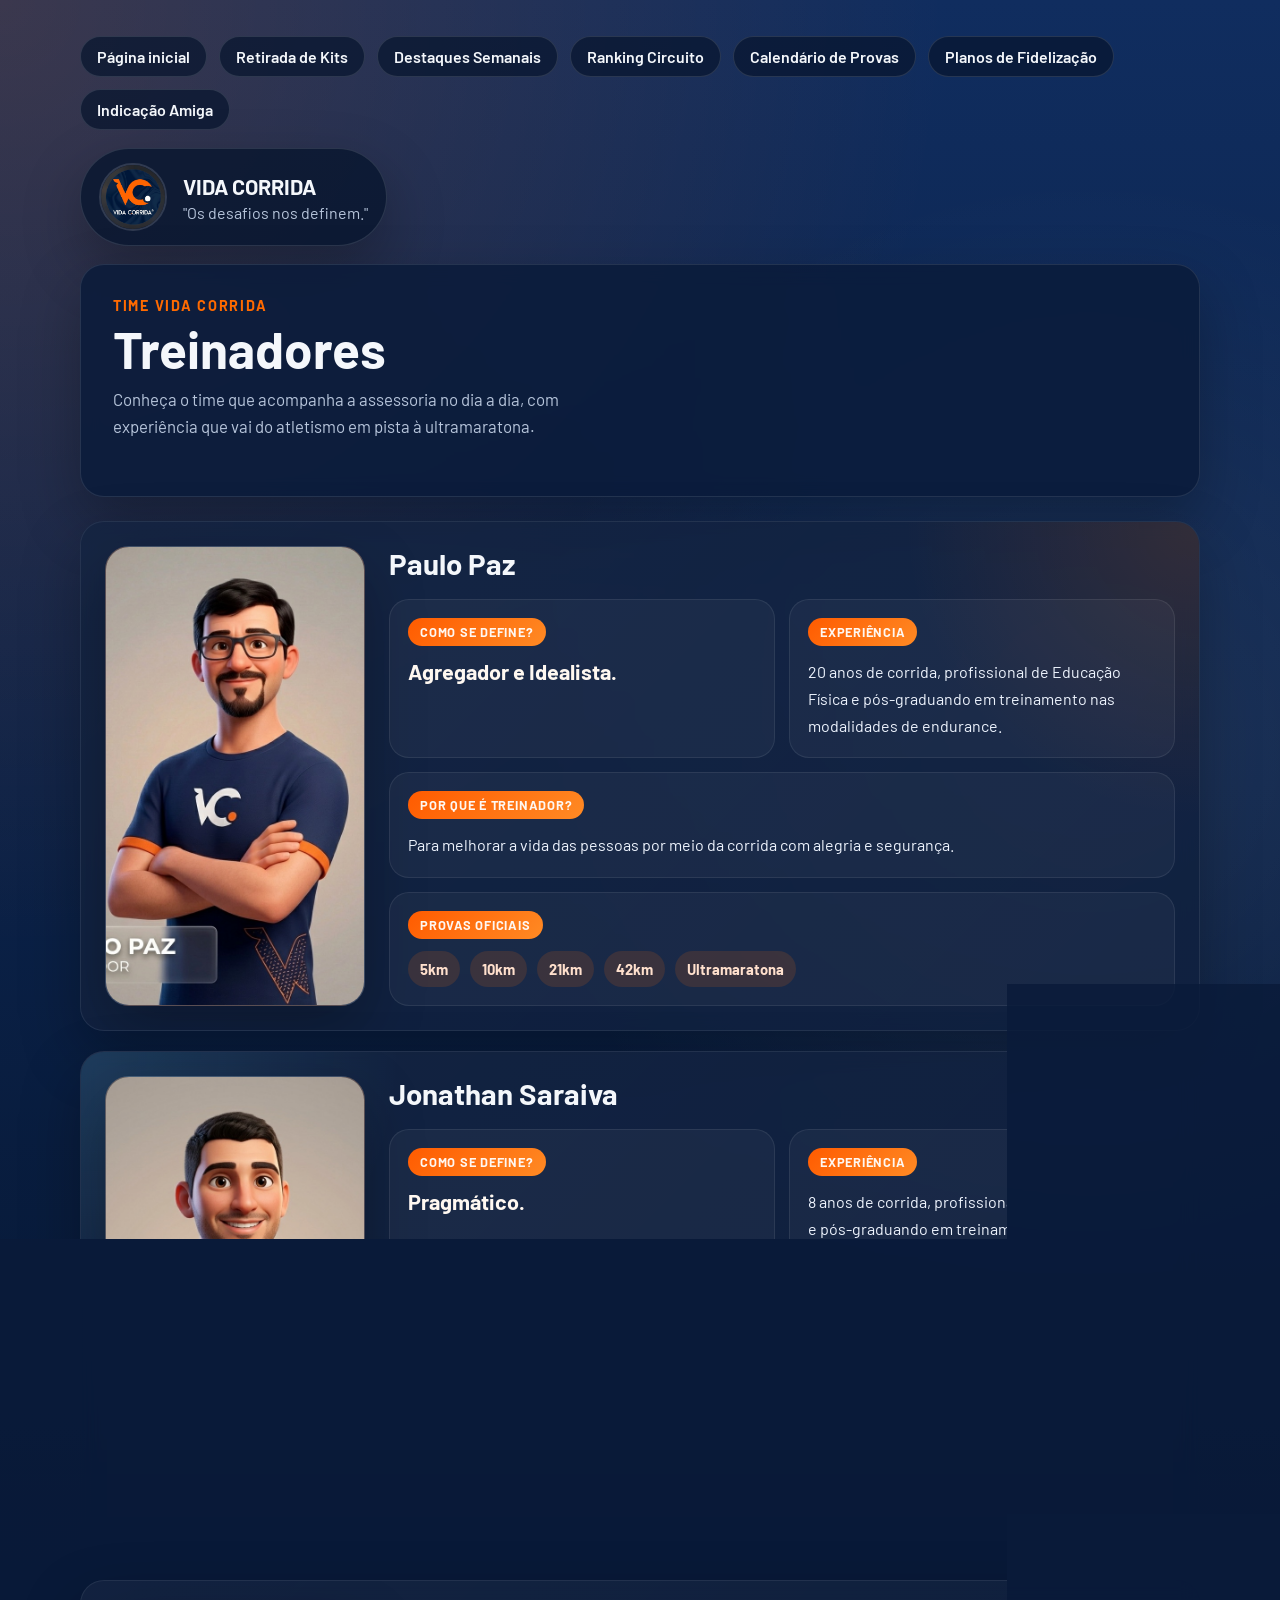
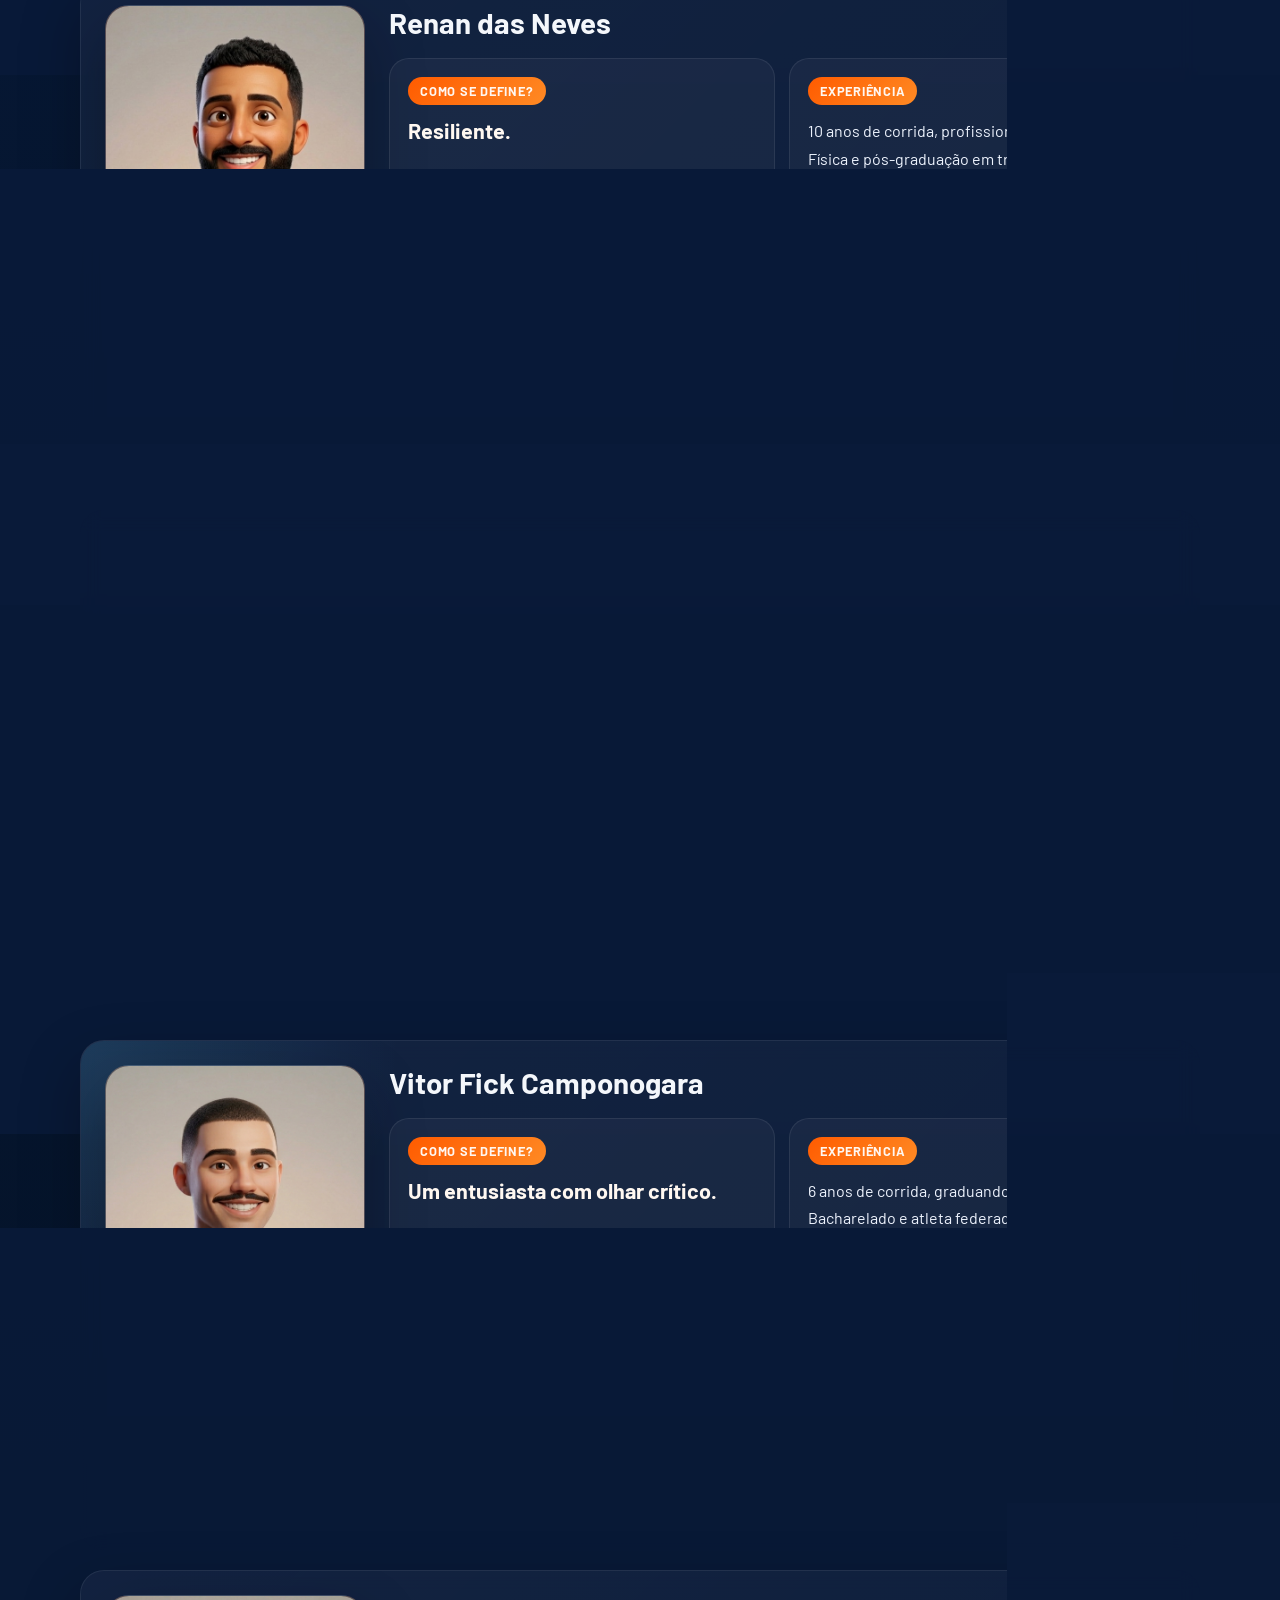
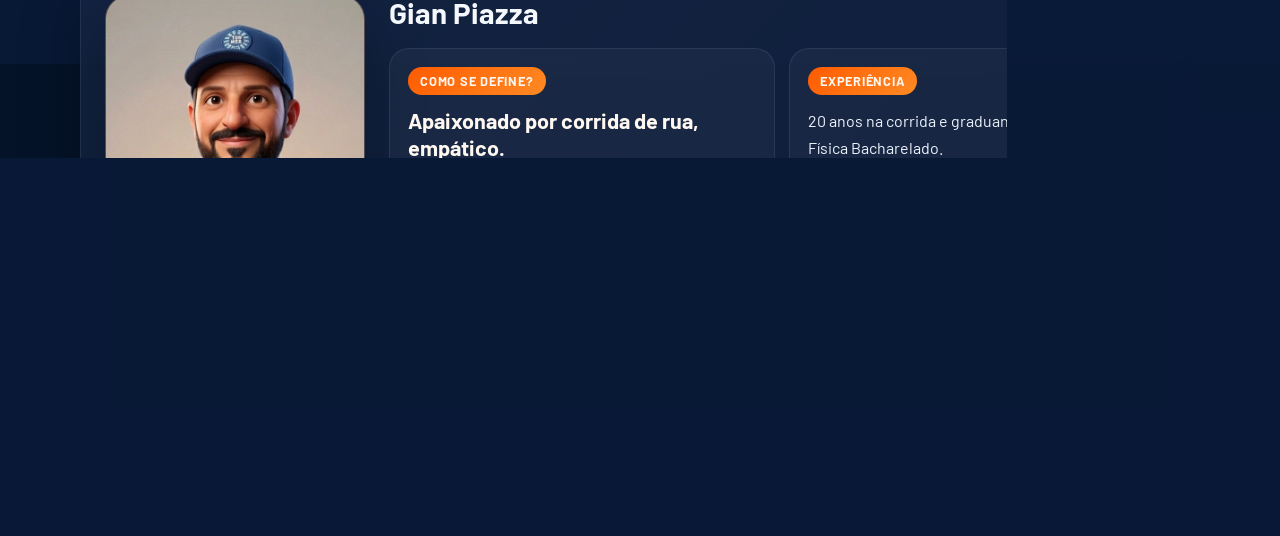
<file: treinadores.html>
<!DOCTYPE html>
<html lang="pt-BR">
<head>
  <meta charset="UTF-8">
  <meta name="viewport" content="width=device-width, initial-scale=1.0">
  <title>Treinadores</title>
  <link rel="preconnect" href="https://fonts.googleapis.com">
  <link rel="preconnect" href="https://fonts.gstatic.com" crossorigin>
  <link href="https://fonts.googleapis.com/css2?family=Barlow:wght@400;500;600;700&display=swap" rel="stylesheet">
  <link rel="stylesheet" href="styles.css">
</head>
<body>
  <main class="page">
    <nav class="top-nav" aria-label="Navegacao principal">
      <a href="index.html" class="nav-link">P&#225;gina inicial</a>
      <a href="retirada-kits.html" class="nav-link">Retirada de Kits</a>
      <a href="destaques-semanais.html" class="nav-link">Destaques Semanais</a>
      <a href="ranking-circuito-riograndino.html" class="nav-link">Ranking Circuito</a>
      <a href="calendario-provas.html" class="nav-link">Calend&#225;rio de Provas</a>
      <a href="planos-fidelizacao.html" class="nav-link">Planos de Fideliza&#231;&#227;o</a>
      <a href="indicacao-amiga.html" class="nav-link">Indica&#231;&#227;o Amiga</a>
    </nav>

    <section class="brand-banner">
      <div class="brand-pill">
        <img src="assets/logo-vida-corrida.jpeg" alt="Logo Vida Corrida" class="brand-logo">
        <div>
          <p class="brand-name">VIDA CORRIDA</p>
          <p class="brand-subtitle">"Os desafios nos definem."</p>
        </div>
      </div>
    </section>

    <section class="panel trainers-hero">
      <p class="eyebrow">Time Vida Corrida</p>
      <h1>Treinadores</h1>
      <p class="hero-text">
        Conhe&#231;a o time que acompanha a assessoria no dia a dia, com experi&#234;ncia que vai do atletismo em pista &#224; ultramaratona.
      </p>
    </section>

    <section class="trainer-grid" aria-label="Lista de treinadores">
      <article class="panel trainer-card">
        <div class="trainer-card-media">
          <img src="assets/trainers/01-paulo-paz.jpg" alt="Paulo Paz" class="trainer-card-image">
        </div>
        <div class="trainer-card-content">
          <div class="trainer-card-heading">
            <h2>Paulo Paz</h2>
          </div>

          <div class="trainer-detail-grid">
            <section class="trainer-detail-block">
              <p class="trainer-field-label">Como se define?</p>
              <p class="trainer-lead-copy">Agregador e Idealista.</p>
            </section>

            <section class="trainer-detail-block">
              <p class="trainer-field-label">Experi&#234;ncia</p>
              <p class="trainer-detail-text">20 anos de corrida, profissional de Educa&#231;&#227;o F&#237;sica e p&#243;s-graduando em treinamento nas modalidades de endurance.</p>
            </section>

            <section class="trainer-detail-block trainer-detail-block-wide">
              <p class="trainer-field-label">Por que &#233; treinador?</p>
              <p class="trainer-detail-text">Para melhorar a vida das pessoas por meio da corrida com alegria e seguran&#231;a.</p>
            </section>

            <section class="trainer-detail-block trainer-detail-block-wide">
              <p class="trainer-field-label">Provas oficiais</p>
              <div class="trainer-distance-list">
                <span class="trainer-distance-chip">5km</span>
                <span class="trainer-distance-chip">10km</span>
                <span class="trainer-distance-chip">21km</span>
                <span class="trainer-distance-chip">42km</span>
                <span class="trainer-distance-chip">Ultramaratona</span>
              </div>
            </section>
          </div>
        </div>
      </article>

      <article class="panel trainer-card">
        <div class="trainer-card-media">
          <img src="assets/trainers/02-jonathan-saraiva.jpg" alt="Jonathan Saraiva" class="trainer-card-image">
        </div>
        <div class="trainer-card-content">
          <div class="trainer-card-heading">
            <h2>Jonathan Saraiva</h2>
          </div>

          <div class="trainer-detail-grid">
            <section class="trainer-detail-block">
              <p class="trainer-field-label">Como se define?</p>
              <p class="trainer-lead-copy">Pragm&#225;tico.</p>
            </section>

            <section class="trainer-detail-block">
              <p class="trainer-field-label">Experi&#234;ncia</p>
              <p class="trainer-detail-text">8 anos de corrida, profissional de Educa&#231;&#227;o F&#237;sica e p&#243;s-graduando em treinamento nas modalidades de endurance.</p>
            </section>

            <section class="trainer-detail-block trainer-detail-block-wide">
              <p class="trainer-field-label">Por que &#233; treinador?</p>
              <p class="trainer-detail-text">Promover sa&#250;de por meio da corrida, proporcionar um novo estilo de vida e resultados expressivos.</p>
            </section>

            <section class="trainer-detail-block trainer-detail-block-wide">
              <p class="trainer-field-label">Provas oficiais</p>
              <div class="trainer-distance-list">
                <span class="trainer-distance-chip">5km</span>
                <span class="trainer-distance-chip">10km</span>
                <span class="trainer-distance-chip">21km</span>
                <span class="trainer-distance-chip">42km</span>
                <span class="trainer-distance-chip">Ultramaratona</span>
              </div>
            </section>
          </div>
        </div>
      </article>

      <article class="panel trainer-card">
        <div class="trainer-card-media">
          <img src="assets/trainers/03-renan-das-neves.jpg" alt="Renan das Neves" class="trainer-card-image">
        </div>
        <div class="trainer-card-content">
          <div class="trainer-card-heading">
            <h2>Renan das Neves</h2>
          </div>

          <div class="trainer-detail-grid">
            <section class="trainer-detail-block">
              <p class="trainer-field-label">Como se define?</p>
              <p class="trainer-lead-copy">Resiliente.</p>
            </section>

            <section class="trainer-detail-block">
              <p class="trainer-field-label">Experi&#234;ncia</p>
              <p class="trainer-detail-text">10 anos de corrida, profissional de Educa&#231;&#227;o F&#237;sica e p&#243;s-gradua&#231;&#227;o em treinamento especializado e funcional para corrida.</p>
            </section>

            <section class="trainer-detail-block trainer-detail-block-wide">
              <p class="trainer-field-label">Por que &#233; treinador?</p>
              <p class="trainer-detail-text">Porque mudar a vida das pessoas atrav&#233;s da atividade f&#237;sica &#233; algo extremamente gratificante.</p>
            </section>

            <section class="trainer-detail-block trainer-detail-block-wide">
              <p class="trainer-field-label">Provas oficiais</p>
              <div class="trainer-distance-list">
                <span class="trainer-distance-chip">5km</span>
                <span class="trainer-distance-chip">10km</span>
                <span class="trainer-distance-chip">21km</span>
                <span class="trainer-distance-chip">42km</span>
                <span class="trainer-distance-chip">Ultramaratona</span>
              </div>
            </section>
          </div>
        </div>
      </article>

      <article class="panel trainer-card">
        <div class="trainer-card-media">
          <img src="assets/trainers/04-michele-terra.jpg" alt="Michele Schivittez Terra" class="trainer-card-image">
        </div>
        <div class="trainer-card-content">
          <div class="trainer-card-heading">
            <h2>Michele Schivittez Terra</h2>
          </div>

          <div class="trainer-detail-grid">
            <section class="trainer-detail-block">
              <p class="trainer-field-label">Como se define?</p>
              <p class="trainer-lead-copy">Motivadora.</p>
            </section>

            <section class="trainer-detail-block">
              <p class="trainer-field-label">Experi&#234;ncia</p>
              <p class="trainer-detail-text">10 anos como corredora amadora e graduanda em Educa&#231;&#227;o F&#237;sica Bacharelado.</p>
            </section>

            <section class="trainer-detail-block trainer-detail-block-wide">
              <p class="trainer-field-label">Por que &#233; treinadora?</p>
              <p class="trainer-detail-text">Porque acredito que correr transforma n&#227;o s&#243; o corpo, mas tamb&#233;m a mente. Ser treinadora me permite ajudar outras pessoas a descobrirem o quanto s&#227;o capazes e a se apaixonarem pela corrida como eu.</p>
            </section>

            <section class="trainer-detail-block trainer-detail-block-wide">
              <p class="trainer-field-label">Provas oficiais</p>
              <div class="trainer-distance-list">
                <span class="trainer-distance-chip">3km</span>
                <span class="trainer-distance-chip">5km</span>
                <span class="trainer-distance-chip">10km</span>
                <span class="trainer-distance-chip">21km</span>
                <span class="trainer-distance-chip">42km</span>
                <span class="trainer-distance-chip">Ultramaratona</span>
              </div>
            </section>
          </div>
        </div>
      </article>

      <article class="panel trainer-card">
        <div class="trainer-card-media">
          <img src="assets/trainers/05-vitor-fick-camponogara.jpg" alt="Vitor Fick Camponogara" class="trainer-card-image">
        </div>
        <div class="trainer-card-content">
          <div class="trainer-card-heading">
            <h2>Vitor Fick Camponogara</h2>
          </div>

          <div class="trainer-detail-grid">
            <section class="trainer-detail-block">
              <p class="trainer-field-label">Como se define?</p>
              <p class="trainer-lead-copy">Um entusiasta com olhar cr&#237;tico.</p>
            </section>

            <section class="trainer-detail-block">
              <p class="trainer-field-label">Experi&#234;ncia</p>
              <p class="trainer-detail-text">6 anos de corrida, graduando em Educa&#231;&#227;o F&#237;sica Bacharelado e atleta federado na CBAt.</p>
            </section>

            <section class="trainer-detail-block trainer-detail-block-wide">
              <p class="trainer-field-label">Por que &#233; treinador?</p>
              <p class="trainer-detail-text">Porque eu acredito no potencial das pessoas e no quanto somos capazes de evoluir, seja pela busca de qualidade de vida ou por metas pessoais. O esporte transforma vidas.</p>
            </section>

            <section class="trainer-detail-block trainer-detail-block-wide">
              <p class="trainer-field-label">Provas oficiais</p>
              <div class="trainer-distance-list">
                <span class="trainer-distance-chip">400m</span>
                <span class="trainer-distance-chip">800m</span>
                <span class="trainer-distance-chip">1500m</span>
                <span class="trainer-distance-chip">3km</span>
                <span class="trainer-distance-chip">5km</span>
                <span class="trainer-distance-chip">10km</span>
                <span class="trainer-distance-chip">21km</span>
              </div>
            </section>
          </div>
        </div>
      </article>

      <article class="panel trainer-card">
        <div class="trainer-card-media">
          <img src="assets/trainers/06-gian-piazza.jpg" alt="Gian Piazza" class="trainer-card-image">
        </div>
        <div class="trainer-card-content">
          <div class="trainer-card-heading">
            <h2>Gian Piazza</h2>
          </div>

          <div class="trainer-detail-grid">
            <section class="trainer-detail-block">
              <p class="trainer-field-label">Como se define?</p>
              <p class="trainer-lead-copy">Apaixonado por corrida de rua, emp&#225;tico.</p>
            </section>

            <section class="trainer-detail-block">
              <p class="trainer-field-label">Experi&#234;ncia</p>
              <p class="trainer-detail-text">20 anos na corrida e graduando em Educa&#231;&#227;o F&#237;sica Bacharelado.</p>
            </section>

            <section class="trainer-detail-block trainer-detail-block-wide">
              <p class="trainer-field-label">Por que &#233; treinador?</p>
              <p class="trainer-detail-text">Acredito no poder que a corrida tem em transformar vidas, pois vivi na pele o impacto positivo que ela oferece e quero compartilhar isso com outras pessoas.</p>
            </section>

            <section class="trainer-detail-block trainer-detail-block-wide">
              <p class="trainer-field-label">Provas oficiais</p>
              <div class="trainer-distance-list">
                <span class="trainer-distance-chip">5km</span>
                <span class="trainer-distance-chip">10km</span>
                <span class="trainer-distance-chip">21km</span>
                <span class="trainer-distance-chip">42km</span>
                <span class="trainer-distance-chip">Ultramaratona</span>
              </div>
            </section>
          </div>
        </div>
      </article>
    </section>
  </main>
</body>
</html>
</file>
<file: styles.css>
:root {
  --bg: #061733;
  --bg-accent: #0d2653;
  --panel: rgba(10, 27, 58, 0.84);
  --panel-strong: #0f2f63;
  --text: #f4f7fb;
  --muted: #b7c5db;
  --line: rgba(255, 255, 255, 0.12);
  --brand: #ff6a00;
  --brand-strong: #ff7f24;
  --soft: rgba(255, 106, 0, 0.14);
  --shadow: 0 24px 60px rgba(0, 0, 0, 0.28);
  font-family: "Barlow", sans-serif;
}

* {
  box-sizing: border-box;
}

body {
  margin: 0;
  min-height: 100vh;
  color: var(--text);
  background:
    radial-gradient(circle at top left, rgba(255, 106, 0, 0.18), transparent 24%),
    radial-gradient(circle at 85% 20%, rgba(255, 255, 255, 0.08), transparent 18%),
    linear-gradient(180deg, #102d5f 0%, var(--bg) 42%, #041226 100%);
}

.page {
  width: min(1120px, calc(100% - 32px));
  margin: 0 auto;
  padding: 36px 0 56px;
}

.home-page {
  display: grid;
  align-content: center;
  min-height: 100vh;
}

.top-nav {
  display: flex;
  gap: 12px;
  flex-wrap: wrap;
  margin-bottom: 18px;
}

.nav-link {
  display: inline-flex;
  align-items: center;
  padding: 10px 16px;
  border: 1px solid rgba(255, 255, 255, 0.12);
  border-radius: 999px;
  background: rgba(7, 21, 46, 0.72);
  color: var(--text);
  text-decoration: none;
  font-weight: 600;
  transition: transform 0.2s ease, border-color 0.2s ease, background 0.2s ease;
}

.nav-link:hover {
  transform: translateY(-1px);
  border-color: rgba(255, 106, 0, 0.45);
  background: rgba(255, 106, 0, 0.12);
}

.brand-banner {
  margin-bottom: 18px;
}

.brand-pill {
  display: inline-flex;
  align-items: center;
  gap: 16px;
  padding: 14px 18px;
  border: 1px solid rgba(255, 255, 255, 0.12);
  border-radius: 999px;
  background: rgba(7, 21, 46, 0.78);
  box-shadow: var(--shadow);
}

.brand-logo {
  width: 68px;
  height: 68px;
  border-radius: 50%;
  object-fit: cover;
  border: 2px solid rgba(255, 255, 255, 0.14);
}

.brand-name {
  margin-bottom: 4px;
  font-size: 1.35rem;
  font-weight: 700;
}

.brand-subtitle {
  margin-bottom: 0;
  color: var(--muted);
}

.hero {
  display: grid;
  grid-template-columns: 1.15fr 0.85fr;
  gap: 24px;
  align-items: start;
  margin-bottom: 24px;
}

.home-hero,
.highlights-hero {
  padding: 32px;
}

.home-actions {
  display: grid;
  grid-template-columns: repeat(auto-fit, minmax(240px, 1fr));
  gap: 20px;
  margin-top: 30px;
}

.feature-card {
  display: block;
  padding: 24px;
  border: 1px solid rgba(255, 255, 255, 0.1);
  border-radius: 24px;
  background: linear-gradient(180deg, rgba(255, 255, 255, 0.07), rgba(255, 255, 255, 0.03));
  color: var(--text);
  text-decoration: none;
  box-shadow: var(--shadow);
  transition: transform 0.2s ease, border-color 0.2s ease, box-shadow 0.2s ease;
}

.feature-card:hover {
  transform: translateY(-3px);
  border-color: rgba(255, 106, 0, 0.35);
  box-shadow: 0 30px 70px rgba(0, 0, 0, 0.35);
}

.feature-card-locked,
.feature-card-locked:hover {
  transform: none;
  cursor: not-allowed;
  border-color: rgba(255, 214, 189, 0.2);
  background:
    linear-gradient(180deg, rgba(255, 255, 255, 0.05), rgba(255, 255, 255, 0.03)),
    repeating-linear-gradient(
      -45deg,
      rgba(255, 255, 255, 0.03) 0,
      rgba(255, 255, 255, 0.03) 12px,
      rgba(255, 106, 0, 0.08) 12px,
      rgba(255, 106, 0, 0.08) 24px
    );
  box-shadow: var(--shadow);
}

.feature-card-locked .feature-link {
  color: #ffd8c2;
}

.feature-lock-pill {
  display: inline-flex;
  margin-top: 18px;
  padding: 7px 12px;
  border: 1px solid rgba(255, 214, 189, 0.22);
  border-radius: 999px;
  background: rgba(255, 255, 255, 0.06);
  color: #fff3eb;
  font-size: 0.82rem;
  font-weight: 700;
  letter-spacing: 0.04em;
  text-transform: uppercase;
}

.feature-card-primary {
  background: linear-gradient(135deg, rgba(255, 106, 0, 0.2), rgba(255, 255, 255, 0.05));
}

.feature-card-store {
  position: relative;
  overflow: hidden;
  border-color: rgba(255, 188, 92, 0.28);
  background:
    radial-gradient(circle at top right, rgba(255, 205, 120, 0.3), transparent 32%),
    linear-gradient(135deg, rgba(255, 146, 61, 0.26), rgba(255, 255, 255, 0.06));
}

.feature-card-store::before {
  content: "";
  position: absolute;
  inset: 0;
  background: linear-gradient(120deg, transparent 0%, rgba(255, 255, 255, 0.08) 45%, transparent 100%);
  transform: translateX(-100%);
  transition: transform 0.45s ease;
}

.feature-card-store:hover::before {
  transform: translateX(100%);
}

.feature-card-store .feature-tag {
  background: rgba(255, 243, 220, 0.18);
  color: #fff2da;
}

.feature-card-store .feature-link {
  color: #fff7ed;
}

.feature-card-referral {
  border-color: rgba(255, 163, 96, 0.28);
  background:
    radial-gradient(circle at top left, rgba(255, 166, 82, 0.18), transparent 30%),
    linear-gradient(135deg, rgba(140, 74, 16, 0.34), rgba(255, 255, 255, 0.05));
}

.feature-card-referral .feature-tag {
  background: rgba(255, 177, 108, 0.16);
  color: #ffe5ca;
}

.feature-card-referral .feature-link {
  color: #fff1e4;
}

.feature-card-calendar {
  border-color: rgba(99, 214, 255, 0.24);
  background:
    radial-gradient(circle at top right, rgba(117, 223, 255, 0.18), transparent 34%),
    linear-gradient(135deg, rgba(8, 86, 116, 0.42), rgba(255, 255, 255, 0.05));
}

.feature-card-calendar .feature-tag {
  background: rgba(103, 220, 255, 0.16);
  color: #d6f8ff;
}

.feature-card-calendar .feature-link {
  color: #e0fbff;
}

.feature-card-fidelity {
  border-color: rgba(116, 229, 199, 0.26);
  background:
    radial-gradient(circle at top left, rgba(92, 255, 203, 0.2), transparent 28%),
    linear-gradient(135deg, rgba(9, 88, 96, 0.42), rgba(255, 255, 255, 0.05));
}

.feature-card-fidelity .feature-tag {
  background: rgba(99, 237, 200, 0.16);
  color: #d7fff4;
}

.feature-card-fidelity .feature-link {
  color: #ddfff6;
}

.feature-card-coaches {
  border-color: rgba(255, 145, 78, 0.28);
  background:
    radial-gradient(circle at top left, rgba(255, 106, 0, 0.18), transparent 30%),
    linear-gradient(135deg, rgba(17, 63, 107, 0.62), rgba(255, 255, 255, 0.05));
}

.feature-card-coaches .feature-tag {
  background: rgba(255, 177, 108, 0.16);
  color: #ffe6d2;
}

.feature-card-coaches .feature-link {
  color: #fff4eb;
}

.feature-card-plans {
  grid-column: 1 / -1;
  border-color: rgba(145, 214, 196, 0.22);
  background:
    radial-gradient(circle at top left, rgba(67, 201, 168, 0.16), transparent 28%),
    linear-gradient(135deg, rgba(10, 63, 83, 0.46), rgba(255, 255, 255, 0.05));
}

.plan-grid {
  display: grid;
  grid-template-columns: repeat(3, minmax(0, 1fr));
  gap: 14px;
  margin-top: 22px;
}

.plan-card {
  position: relative;
  display: grid;
  gap: 10px;
  align-content: space-between;
  min-height: 132px;
  padding: 18px;
  border: 1px solid rgba(255, 255, 255, 0.12);
  border-radius: 20px;
  overflow: hidden;
  background-color: rgba(255, 255, 255, 0.05);
  background-position: center;
  background-size: cover;
  background-repeat: no-repeat;
  color: var(--text);
  text-decoration: none;
  transition: transform 0.2s ease, border-color 0.2s ease, background 0.2s ease;
}

.plan-card::before {
  content: "";
  position: absolute;
  inset: 0;
  background:
    linear-gradient(180deg, rgba(4, 18, 38, 0.28) 0%, rgba(4, 18, 38, 0.8) 100%),
    linear-gradient(120deg, rgba(255, 106, 0, 0.12), rgba(6, 23, 51, 0.12));
}

.plan-card:hover {
  transform: translateY(-2px);
  border-color: rgba(67, 201, 168, 0.45);
}

.plan-card > * {
  position: relative;
  z-index: 1;
}

.plan-card strong {
  font-size: 1.05rem;
  line-height: 1.3;
}

.plan-card span {
  color: #c9fff1;
  font-weight: 700;
}

.plan-help {
  margin: 18px 0 0;
  color: var(--muted);
  line-height: 1.6;
}

.plan-help a {
  color: #d9fff6;
  font-weight: 700;
  text-decoration: none;
}

.plan-help a:hover {
  text-decoration: underline;
}

.plan-card-running {
  background-image: url("assets/plan-corrida.jpeg");
}

.plan-card-functional {
  background-image: url("assets/plan-corrida-funcional.jpeg");
}

.plan-card-nutri {
  background-image: url("assets/plan-corrida-nutri.jpeg");
}

.feature-card h2,
.highlight-card h2 {
  margin-bottom: 10px;
}

.feature-card p,
.highlight-card p {
  margin-bottom: 0;
  color: var(--muted);
  line-height: 1.7;
}

.feature-tag {
  display: inline-flex;
  margin-bottom: 14px;
  padding: 6px 12px;
  border-radius: 999px;
  background: rgba(255, 106, 0, 0.16);
  color: #ffd7bc;
  font-size: 0.8rem;
  font-weight: 700;
  letter-spacing: 0.08em;
  text-transform: uppercase;
}

.feature-link {
  display: inline-flex;
  margin-top: 20px;
  color: #fff1e7;
  font-weight: 700;
}

.eyebrow {
  margin: 0 0 10px;
  font-size: 0.9rem;
  font-weight: 700;
  letter-spacing: 0.12em;
  text-transform: uppercase;
  color: var(--brand);
}

.hero-copy {
  padding: 18px 6px 0 4px;
}

h1,
h2,
h3,
p {
  margin-top: 0;
}

h1 {
  margin-bottom: 12px;
  font-size: clamp(2rem, 4vw, 3.6rem);
  line-height: 0.98;
}

h2 {
  margin-bottom: 16px;
  font-size: 1.45rem;
}

.hero-text {
  max-width: 58ch;
  margin-bottom: 24px;
  color: var(--muted);
  font-size: 1.05rem;
  line-height: 1.6;
}

.hero-highlight {
  max-width: 520px;
  padding: 18px 20px;
  border-left: 4px solid var(--brand);
  border-radius: 18px;
  background: linear-gradient(135deg, rgba(255, 106, 0, 0.16), rgba(255, 255, 255, 0.03));
}

.highlight-label {
  display: inline-block;
  margin-bottom: 10px;
  padding: 6px 12px;
  border-radius: 999px;
  background: rgba(255, 106, 0, 0.18);
  color: #ffd7bc;
  font-size: 0.85rem;
  font-weight: 700;
  letter-spacing: 0.08em;
  text-transform: uppercase;
}

.hero-highlight p {
  margin-bottom: 0;
  color: #e6edf8;
  line-height: 1.6;
}

.panel {
  border: 1px solid rgba(255, 255, 255, 0.1);
  border-radius: 24px;
  background: var(--panel);
  box-shadow: var(--shadow);
  backdrop-filter: blur(10px);
}

.access-lock-panel {
  display: grid;
  gap: 18px;
  margin-bottom: 24px;
  padding: 28px;
  border-color: rgba(255, 214, 189, 0.18);
  background:
    radial-gradient(circle at top right, rgba(255, 106, 0, 0.14), transparent 30%),
    linear-gradient(135deg, rgba(52, 28, 13, 0.52), rgba(255, 255, 255, 0.04));
}

.access-lock-panel-hidden {
  display: none;
}

.access-lock-support {
  margin-bottom: 0;
  color: #ffe5d5;
  line-height: 1.7;
}

.access-lock-button {
  display: inline-flex;
  align-items: center;
  justify-content: center;
  width: fit-content;
  text-decoration: none;
}

.kit-page-locked #status-box,
.kit-page-locked .hero,
.kit-page-locked .overview,
.kit-page-locked .table-panel {
  display: none;
}

.status-box {
  position: sticky;
  top: 18px;
  z-index: 20;
  display: flex;
  justify-content: center;
  max-height: 220px;
  margin-bottom: 18px;
  overflow: hidden;
  transition: opacity 0.25s ease, transform 0.25s ease, max-height 0.25s ease, margin-bottom 0.25s ease;
}

.status-box-hidden {
  opacity: 0;
  transform: translateY(-8px);
  max-height: 0;
  margin-bottom: 0;
  pointer-events: none;
}

.status-box-panel {
  display: flex;
  align-items: center;
  gap: 14px;
  width: min(100%, 560px);
  padding: 16px 18px;
  border: 1px solid rgba(255, 255, 255, 0.14);
  border-radius: 20px;
  background: rgba(7, 21, 46, 0.94);
  box-shadow: var(--shadow);
}

.status-box-info .status-box-panel {
  border-color: rgba(255, 255, 255, 0.14);
}

.status-box-success .status-box-panel {
  border-color: rgba(65, 201, 141, 0.55);
  background: rgba(8, 46, 35, 0.94);
}

.status-box-error .status-box-panel {
  border-color: rgba(255, 117, 117, 0.5);
  background: rgba(66, 18, 18, 0.94);
}

.status-spinner {
  width: 18px;
  height: 18px;
  flex: 0 0 18px;
  border: 2px solid rgba(255, 255, 255, 0.22);
  border-top-color: var(--brand);
  border-radius: 50%;
  animation: status-spin 0.8s linear infinite;
}

.status-spinner-hidden {
  display: none;
}

.status-box-title,
.status-box-text {
  margin-bottom: 0;
}

.status-box-title {
  font-size: 1rem;
  font-weight: 700;
}

.status-box-text {
  margin-top: 4px;
  color: var(--muted);
  line-height: 1.5;
}

.status-box-success .status-box-text {
  color: #d8ffef;
}

.status-box-error .status-box-text {
  color: #ffd0d0;
}

.form-panel,
.overview,
.table-panel {
  padding: 24px;
}

.field {
  display: block;
  margin-bottom: 16px;
}

.field span {
  display: block;
  margin-bottom: 8px;
  font-weight: 600;
}

input,
select,
button {
  font: inherit;
}

input,
select {
  width: 100%;
  border: 1px solid var(--line);
  border-radius: 14px;
  padding: 14px 16px;
  background: var(--panel-strong);
  color: var(--text);
  outline: none;
  transition: border-color 0.2s ease, box-shadow 0.2s ease, transform 0.2s ease;
}

input:focus,
select:focus {
  border-color: var(--brand);
  box-shadow: 0 0 0 4px rgba(29, 111, 95, 0.12);
  transform: translateY(-1px);
}

input:disabled,
select:disabled,
button:disabled {
  opacity: 0.68;
  cursor: not-allowed;
}

.actions {
  display: flex;
  gap: 12px;
  flex-wrap: wrap;
  margin-top: 8px;
}

.primary-button,
.secondary-button {
  border: none;
  border-radius: 999px;
  padding: 13px 20px;
  font-weight: 700;
  cursor: pointer;
  transition: transform 0.2s ease, opacity 0.2s ease, box-shadow 0.2s ease;
}

.primary-button {
  color: #fff;
  background: linear-gradient(135deg, #ff5b00 0%, #ff8a24 100%);
  box-shadow: 0 14px 26px rgba(255, 106, 0, 0.28);
}

.secondary-button {
  color: #fff3eb;
  background: rgba(255, 255, 255, 0.08);
}

.primary-button:hover,
.secondary-button:hover {
  transform: translateY(-1px);
}

.primary-button:disabled,
.secondary-button:disabled {
  opacity: 0.62;
  cursor: not-allowed;
  transform: none;
  box-shadow: none;
}

.form-message {
  min-height: 24px;
  margin: 12px 0 0;
  font-weight: 600;
  color: #ffd6bd;
}

.overview-header {
  display: flex;
  justify-content: space-between;
  gap: 16px;
  align-items: center;
  margin-bottom: 20px;
}

.count-badge {
  padding: 10px 14px;
  border-radius: 999px;
  background: rgba(255, 106, 0, 0.14);
  color: #ffd9c2;
  font-weight: 700;
}

.distance-groups {
  display: grid;
  grid-template-columns: repeat(2, minmax(0, 1fr));
  gap: 18px;
  margin-bottom: 18px;
}

.distance-card {
  padding: 18px;
  border: 1px solid var(--line);
  border-radius: 18px;
  background: linear-gradient(180deg, rgba(255, 255, 255, 0.07), rgba(255, 255, 255, 0.02));
}

.distance-card h3 {
  margin-bottom: 4px;
  font-size: 1.15rem;
}

.distance-count {
  margin-bottom: 14px;
  color: var(--muted);
  font-size: 0.95rem;
}

.names-list {
  list-style: none;
  margin: 0;
  padding: 0;
  display: grid;
  gap: 10px;
}

.names-list li {
  display: block;
  padding-bottom: 10px;
  border-bottom: 1px dashed rgba(31, 35, 33, 0.12);
}

.athlete-line {
  font-weight: 600;
}

.shirt-summary {
  padding-top: 16px;
  border-top: 1px solid rgba(255, 255, 255, 0.1);
}

.shirt-summary-title {
  margin-bottom: 12px;
  color: var(--muted);
  font-size: 0.95rem;
  font-weight: 700;
  text-transform: uppercase;
  letter-spacing: 0.05em;
}

.shirt-summary-list {
  display: flex;
  gap: 10px;
  flex-wrap: wrap;
}

.shirt-summary-pill {
  padding: 8px 12px;
  border-radius: 999px;
  background: rgba(255, 106, 0, 0.14);
  color: #ffd8c2;
  font-size: 0.92rem;
  font-weight: 700;
}

.empty-state {
  margin: 0;
  color: var(--muted);
}

.table-wrapper {
  overflow-x: auto;
}

.highlight-note {
  margin-top: 24px;
}

.ranking-hero {
  padding: 32px;
  margin-bottom: 24px;
}

.regulation-link-card {
  display: block;
  max-width: 560px;
  margin: 0 0 24px;
  text-decoration: none;
}

.regulation-link-card:hover {
  transform: translateY(-1px);
  border-left-color: #43c9a8;
}

.regulation-hero {
  padding: 32px;
  margin-bottom: 24px;
}

.regulation-panel {
  display: grid;
  gap: 20px;
  padding: 24px;
}

.regulation-section {
  padding: 22px;
  border: 1px solid rgba(255, 255, 255, 0.08);
  border-radius: 22px;
  background: linear-gradient(180deg, rgba(255, 255, 255, 0.06), rgba(255, 255, 255, 0.03));
}

.regulation-section p:last-child,
.regulation-section ul:last-child,
.regulation-section ol:last-child {
  margin-bottom: 0;
}

.regulation-summary-grid {
  display: grid;
  grid-template-columns: repeat(3, minmax(0, 1fr));
  gap: 16px;
  margin-top: 24px;
}

.regulation-summary-card {
  padding: 18px;
  border: 1px solid rgba(255, 255, 255, 0.1);
  border-radius: 20px;
  background: linear-gradient(180deg, rgba(255, 255, 255, 0.07), rgba(255, 255, 255, 0.03));
}

.regulation-summary-label {
  display: block;
  margin-bottom: 8px;
  color: var(--muted);
  font-size: 0.82rem;
  font-weight: 700;
  letter-spacing: 0.06em;
  text-transform: uppercase;
}

.regulation-summary-card strong {
  line-height: 1.45;
}

.regulation-list {
  margin: 0;
  padding-left: 20px;
  display: grid;
  gap: 12px;
  color: #edf3fd;
  line-height: 1.65;
}

.regulation-points-grid {
  display: flex;
  gap: 10px;
  flex-wrap: wrap;
}

.regulation-point-pill {
  display: inline-flex;
  align-items: center;
  min-height: 38px;
  padding: 8px 12px;
  border-radius: 999px;
  background: rgba(255, 106, 0, 0.14);
  color: #ffd8c2;
  font-size: 0.92rem;
  font-weight: 700;
}

.fidelity-hero,
.fidelity-controls-panel {
  padding: 24px;
  margin-bottom: 24px;
}

.fidelity-info-panel {
  position: relative;
  overflow: hidden;
  padding: 28px;
  margin-bottom: 24px;
  border-color: rgba(255, 154, 88, 0.24);
  background:
    radial-gradient(circle at top right, rgba(255, 106, 0, 0.16), transparent 24%),
    radial-gradient(circle at bottom left, rgba(67, 201, 168, 0.12), transparent 30%),
    linear-gradient(180deg, rgba(8, 27, 55, 0.95), rgba(4, 18, 38, 0.97));
}

.fidelity-benefit-grid {
  display: grid;
  grid-template-columns: repeat(2, minmax(0, 1fr));
  gap: 16px;
}

.fidelity-benefit-card {
  padding: 20px;
  border: 1px solid rgba(255, 255, 255, 0.1);
  border-radius: 22px;
  background: linear-gradient(180deg, rgba(255, 255, 255, 0.07), rgba(255, 255, 255, 0.03));
}

.fidelity-benefit-card-top {
  display: flex;
  justify-content: space-between;
  gap: 12px;
  align-items: center;
  flex-wrap: wrap;
  margin-bottom: 16px;
}

.fidelity-benefit-tag,
.fidelity-benefit-discount {
  display: inline-flex;
  align-items: center;
  min-height: 34px;
  padding: 7px 12px;
  border-radius: 999px;
  font-size: 0.84rem;
  font-weight: 700;
  letter-spacing: 0.03em;
}

.fidelity-benefit-tag {
  background: linear-gradient(135deg, #ff5b00 0%, #ff8a24 100%);
  color: #fff7f1;
  text-transform: uppercase;
}

.fidelity-benefit-discount {
  background: rgba(255, 255, 255, 0.08);
  color: #edf8f4;
}

.fidelity-benefit-list {
  margin: 0;
  padding-left: 20px;
  color: #edf3fd;
  display: grid;
  gap: 10px;
  line-height: 1.55;
}

.fidelity-benefit-card-monthly {
  border-color: rgba(255, 147, 72, 0.22);
}

.fidelity-benefit-card-quarterly {
  border-color: rgba(255, 191, 98, 0.22);
}

.fidelity-benefit-card-semiannual {
  border-color: rgba(110, 225, 200, 0.22);
}

.fidelity-benefit-card-annual {
  border-color: rgba(107, 186, 255, 0.22);
}

.fidelity-store-highlight {
  display: block;
  text-decoration: none;
}

.fidelity-store-highlight:hover {
  transform: translateY(-1px);
  border-left-color: #43c9a8;
}

.calendar-hero,
.calendar-panel {
  padding: 24px;
  margin-bottom: 24px;
}

.trainers-hero {
  padding: 32px;
  margin-bottom: 24px;
}

.trainer-grid {
  display: grid;
  gap: 20px;
}

.trainer-card {
  position: relative;
  display: grid;
  grid-template-columns: minmax(220px, 260px) minmax(0, 1fr);
  gap: 24px;
  padding: 24px;
  overflow: hidden;
}

.trainer-card::before {
  content: "";
  position: absolute;
  inset: 0;
  background:
    radial-gradient(circle at top right, rgba(255, 106, 0, 0.14), transparent 24%),
    linear-gradient(135deg, rgba(255, 255, 255, 0.04), rgba(255, 255, 255, 0.02));
  pointer-events: none;
}

.trainer-card:nth-child(3n + 2)::before {
  background:
    radial-gradient(circle at top left, rgba(99, 214, 255, 0.14), transparent 26%),
    linear-gradient(135deg, rgba(255, 255, 255, 0.04), rgba(255, 255, 255, 0.02));
}

.trainer-card:nth-child(3n)::before {
  background:
    radial-gradient(circle at bottom right, rgba(67, 201, 168, 0.16), transparent 24%),
    linear-gradient(135deg, rgba(255, 255, 255, 0.04), rgba(255, 255, 255, 0.02));
}

.trainer-card > * {
  position: relative;
  z-index: 1;
}

.trainer-card-media {
  overflow: hidden;
  border: 1px solid rgba(255, 255, 255, 0.12);
  border-radius: 24px;
  background:
    linear-gradient(180deg, rgba(255, 106, 0, 0.18), rgba(255, 255, 255, 0.04)),
    rgba(255, 255, 255, 0.04);
  box-shadow: var(--shadow);
}

.trainer-card-image {
  display: block;
  width: 100%;
  height: 100%;
  min-height: 100%;
  object-fit: cover;
  object-position: center top;
}

.trainer-card-content {
  min-width: 0;
  display: grid;
  gap: 18px;
  align-content: start;
}

.trainer-card-heading {
  display: grid;
  gap: 8px;
}

.trainer-card-heading h2 {
  margin: 0;
  font-size: clamp(1.8rem, 2.3vw, 2.25rem);
}

.trainer-detail-grid {
  display: grid;
  grid-template-columns: repeat(2, minmax(0, 1fr));
  gap: 14px;
}

.trainer-detail-block {
  padding: 18px;
  border: 1px solid rgba(255, 255, 255, 0.08);
  border-radius: 20px;
  background: rgba(255, 255, 255, 0.04);
}

.trainer-detail-block-wide {
  grid-column: 1 / -1;
}

.trainer-field-label {
  display: inline-flex;
  margin: 0 0 12px;
  padding: 6px 12px;
  border-radius: 999px;
  background: linear-gradient(135deg, #ff5b00 0%, #ff8a24 100%);
  color: #fff7f1;
  font-size: 0.8rem;
  font-weight: 700;
  letter-spacing: 0.06em;
  text-transform: uppercase;
}

.trainer-lead-copy {
  margin: 0;
  color: #fff8f1;
  font-size: 1.35rem;
  font-weight: 700;
  line-height: 1.28;
}

.trainer-detail-text {
  margin: 0;
  color: #edf3fd;
  line-height: 1.7;
}

.trainer-distance-list {
  display: flex;
  gap: 10px;
  flex-wrap: wrap;
}

.trainer-distance-chip {
  display: inline-flex;
  align-items: center;
  min-height: 36px;
  padding: 8px 12px;
  border-radius: 999px;
  background: rgba(255, 106, 0, 0.14);
  color: #ffe0cd;
  font-size: 0.92rem;
  font-weight: 700;
}

.calendar-race-list {
  display: grid;
  gap: 24px;
}

.calendar-month-section {
  display: grid;
  gap: 16px;
}

.calendar-month-header {
  display: flex;
  align-items: center;
  justify-content: space-between;
  gap: 14px;
  padding-bottom: 12px;
  border-bottom: 1px solid rgba(255, 255, 255, 0.08);
}

.calendar-month-name {
  margin: 0;
  font-size: 1.35rem;
  font-weight: 700;
}

.calendar-month-count {
  display: inline-flex;
  align-items: center;
  justify-content: center;
  min-height: 38px;
  padding: 8px 12px;
  border-radius: 999px;
  background: rgba(99, 214, 255, 0.14);
  color: #d8f7ff;
  font-size: 0.88rem;
  font-weight: 700;
}

.calendar-month-races {
  display: grid;
  gap: 18px;
}

.calendar-race-card,
.calendar-empty-card {
  padding: 22px;
  border: 1px solid rgba(255, 255, 255, 0.1);
  border-radius: 22px;
  background: linear-gradient(180deg, rgba(255, 255, 255, 0.06), rgba(255, 255, 255, 0.03));
}

.calendar-race-card-top {
  margin-bottom: 16px;
}

.calendar-race-summary {
  display: grid;
  grid-template-columns: repeat(4, minmax(0, 1fr));
  gap: 14px;
  padding: 16px;
  border: 1px solid rgba(255, 255, 255, 0.08);
  border-radius: 18px;
  background: rgba(255, 255, 255, 0.03);
}

.calendar-race-meta-label {
  color: var(--muted);
  font-size: 0.78rem;
  font-weight: 700;
  letter-spacing: 0.06em;
  text-transform: uppercase;
}

.calendar-race-meta-item strong {
  font-size: 1rem;
  line-height: 1.4;
}

.calendar-race-headline h3 {
  margin-bottom: 6px;
  font-size: 1.28rem;
}

.calendar-race-title-row {
  display: flex;
  align-items: center;
  gap: 10px;
  flex-wrap: wrap;
}

.calendar-race-badge {
  display: inline-flex;
  align-items: center;
  min-height: 32px;
  margin-bottom: 10px;
  padding: 7px 12px;
  border-radius: 999px;
  background: rgba(255, 106, 0, 0.16);
  color: #ffd8c2;
  font-size: 0.9rem;
  font-weight: 700;
  letter-spacing: 0.04em;
  text-transform: uppercase;
}

.calendar-race-headline p {
  margin-bottom: 0;
  color: var(--muted);
}

.calendar-race-meta-item {
  display: grid;
  gap: 8px;
  min-width: 0;
}

.calendar-race-meta-item-distances {
  grid-column: span 1;
}

.calendar-distance-list {
  display: flex;
  gap: 8px;
  flex-wrap: wrap;
}

.calendar-distance-chip {
  display: inline-flex;
  align-items: center;
  min-height: 34px;
  padding: 6px 10px;
  border-radius: 999px;
  background: rgba(255, 255, 255, 0.08);
  color: var(--text);
  font-size: 0.88rem;
  font-weight: 700;
}

.calendar-race-notes {
  margin: 16px 0 0;
  color: var(--muted);
  line-height: 1.6;
}

.calendar-race-actions {
  display: flex;
  gap: 10px;
  flex-wrap: wrap;
  margin-top: 18px;
}

.calendar-race-link {
  display: inline-flex;
  align-items: center;
  justify-content: center;
  min-height: 44px;
  padding: 11px 18px;
  border-radius: 999px;
  background: linear-gradient(135deg, #ff5b00 0%, #ff8a24 100%);
  color: #fff;
  font-weight: 700;
  text-decoration: none;
  box-shadow: 0 14px 26px rgba(255, 106, 0, 0.22);
  transition: transform 0.2s ease, opacity 0.2s ease;
}

.calendar-race-link:hover {
  transform: translateY(-1px);
}

.calendar-race-link-disabled {
  background: rgba(255, 255, 255, 0.08);
  color: #fff0e7;
  box-shadow: none;
  cursor: default;
}

.ranking-controls-panel {
  padding: 24px;
  margin-bottom: 24px;
}

.ranking-top-panel {
  padding: 24px;
  margin-bottom: 24px;
}

.referral-info-panel {
  position: relative;
  overflow: hidden;
  padding: 28px;
  margin-bottom: 24px;
  border-color: rgba(255, 154, 88, 0.24);
  background:
    radial-gradient(circle at top left, rgba(255, 106, 0, 0.16), transparent 24%),
    radial-gradient(circle at bottom right, rgba(61, 111, 255, 0.14), transparent 26%),
    linear-gradient(180deg, rgba(8, 27, 55, 0.94), rgba(4, 18, 38, 0.96));
}

.referral-info-layout {
  display: grid;
  grid-template-columns: minmax(0, 1.35fr) minmax(280px, 0.75fr);
  gap: 22px;
  align-items: start;
}

.referral-info-copy,
.referral-info-side {
  min-width: 0;
}

.referral-info-lead {
  margin-bottom: 18px;
  color: #edf3fd;
  font-size: 1.02rem;
  line-height: 1.7;
}

.referral-benefit-grid {
  display: grid;
  gap: 14px;
}

.referral-benefit-card,
.referral-note-card {
  padding: 18px;
  border: 1px solid rgba(255, 255, 255, 0.1);
  border-radius: 20px;
  background: linear-gradient(180deg, rgba(255, 255, 255, 0.07), rgba(255, 255, 255, 0.03));
}

.referral-benefit-tags {
  display: flex;
  flex-wrap: wrap;
  gap: 10px;
  margin-bottom: 12px;
}

.referral-benefit-tag {
  display: inline-flex;
  padding: 7px 12px;
  border-radius: 999px;
  background: linear-gradient(135deg, #ff5b00 0%, #ff8a24 100%);
  color: #fff7f1;
  font-size: 0.82rem;
  font-weight: 700;
  letter-spacing: 0.04em;
  text-transform: uppercase;
}

.referral-benefit-card strong {
  display: block;
  margin-bottom: 8px;
  font-size: 1.02rem;
  line-height: 1.5;
}

.referral-benefit-card p {
  margin-bottom: 0;
  color: var(--muted);
  line-height: 1.6;
}

.referral-note-title {
  margin-bottom: 12px;
  color: #ffd8c2;
  font-size: 0.95rem;
  font-weight: 700;
  letter-spacing: 0.06em;
  text-transform: uppercase;
}

.referral-note-list {
  margin: 0;
  padding-left: 18px;
  color: #edf3fd;
  display: grid;
  gap: 12px;
  line-height: 1.65;
}

.ranking-top-five {
  display: grid;
  grid-template-columns: repeat(5, minmax(0, 1fr));
  gap: 16px;
}

.ranking-top-card {
  display: grid;
  justify-items: center;
  gap: 12px;
  padding: 18px 14px;
  border: 1px solid rgba(255, 255, 255, 0.1);
  border-radius: 22px;
  background:
    radial-gradient(circle at top, rgba(255, 106, 0, 0.18), transparent 55%),
    linear-gradient(180deg, rgba(255, 255, 255, 0.06), rgba(255, 255, 255, 0.03));
  box-shadow: var(--shadow);
}

.ranking-top-position {
  display: inline-flex;
  align-items: center;
  justify-content: center;
  min-width: 42px;
  min-height: 42px;
  padding: 8px 12px;
  border-radius: 999px;
  background: rgba(255, 106, 0, 0.16);
  color: #ffe0cd;
  font-size: 1rem;
  font-weight: 700;
}

.ranking-top-empty {
  margin: 0;
  color: var(--muted);
}

.referral-top-name {
  margin: 0;
  font-size: 1rem;
  font-weight: 700;
  line-height: 1.35;
  text-align: center;
}

.referral-top-count {
  display: inline-flex;
  align-items: center;
  justify-content: center;
  min-height: 38px;
  padding: 8px 12px;
  border-radius: 999px;
  background: rgba(255, 106, 0, 0.16);
  color: #ffe0cd;
  font-size: 0.92rem;
  font-weight: 700;
  text-align: center;
}

.referral-level-pill {
  display: inline-flex;
  align-items: center;
  justify-content: center;
  min-height: 34px;
  padding: 7px 12px;
  border-radius: 999px;
  background: rgba(255, 255, 255, 0.08);
  color: #edf3fd;
  font-size: 0.84rem;
  font-weight: 700;
  letter-spacing: 0.03em;
}

.referral-validity-pill {
  display: inline-flex;
  align-items: center;
  justify-content: center;
  min-height: 34px;
  padding: 7px 12px;
  border-radius: 999px;
  background: rgba(87, 217, 172, 0.14);
  color: #ddfff4;
  font-size: 0.84rem;
  font-weight: 700;
  line-height: 1.35;
  text-align: center;
}

.referral-validity-pill-expired {
  background: rgba(255, 117, 117, 0.16);
  color: #ffd8d8;
}

.referral-validity-note {
  margin: 0;
  color: #d8fff4;
  font-size: 0.82rem;
  font-weight: 700;
  line-height: 1.45;
  text-align: center;
}

.referral-validity-note-expired {
  color: #ffd8d8;
}

.ranking-filters-stack {
  display: grid;
  gap: 18px;
}

.ranking-filter-block {
  display: grid;
  gap: 10px;
}

.ranking-filter-label {
  margin-bottom: 0;
  color: var(--muted);
  font-size: 0.92rem;
  font-weight: 700;
  text-transform: uppercase;
  letter-spacing: 0.05em;
}

.ranking-view-toggle {
  display: flex;
  gap: 10px;
  flex-wrap: wrap;
}

.ranking-search-field {
  margin-bottom: 0;
}

.ranking-category-chips {
  display: flex;
  gap: 10px;
  flex-wrap: wrap;
}

.ranking-category-button {
  padding-inline: 14px;
}

.ranking-detail-button {
  min-width: 132px;
}

.toggle-button {
  border: 1px solid rgba(255, 255, 255, 0.14);
  border-radius: 999px;
  padding: 12px 16px;
  background: rgba(255, 255, 255, 0.05);
  color: var(--text);
  font-weight: 700;
  cursor: pointer;
  transition: transform 0.2s ease, border-color 0.2s ease, background 0.2s ease;
}

.toggle-button:hover {
  transform: translateY(-1px);
  border-color: rgba(255, 106, 0, 0.35);
}

.toggle-button-active {
  border-color: rgba(255, 106, 0, 0.52);
  background: rgba(255, 106, 0, 0.16);
  color: #fff3eb;
}

.ranking-chip {
  display: inline-flex;
  align-items: center;
  padding: 8px 12px;
  border-radius: 999px;
  background: rgba(255, 255, 255, 0.08);
  color: var(--text);
  font-size: 0.9rem;
  font-weight: 700;
}

.ranking-chip-strong {
  background: rgba(255, 106, 0, 0.16);
  color: #ffd8c2;
}

.ranking-position {
  display: inline-flex;
  align-items: center;
  justify-content: center;
  min-width: 40px;
  padding: 8px 10px;
  border-radius: 999px;
  background: rgba(255, 106, 0, 0.14);
  color: #ffd9c2;
  font-weight: 700;
}

.ranking-points {
  font-weight: 700;
}

.ranking-detail-row td {
  padding-top: 0;
}

.ranking-detail-panel,
.ranking-card-details {
  display: grid;
  gap: 12px;
  margin-top: 14px;
  padding: 16px;
  border: 1px solid rgba(255, 255, 255, 0.08);
  border-radius: 18px;
  background: rgba(255, 255, 255, 0.03);
}

.ranking-stage-detail-item {
  display: flex;
  justify-content: space-between;
  gap: 16px;
  align-items: center;
  padding: 12px 0;
  border-bottom: 1px solid rgba(255, 255, 255, 0.08);
}

.ranking-stage-detail-item:last-child {
  padding-bottom: 0;
  border-bottom: none;
}

.ranking-stage-detail-title {
  margin-bottom: 4px;
  font-size: 1rem;
  font-weight: 700;
}

.ranking-stage-detail-meta {
  margin-bottom: 0;
  color: var(--muted);
  font-size: 0.9rem;
}

.ranking-stage-detail-points {
  display: flex;
  gap: 10px;
  flex-wrap: wrap;
  justify-content: flex-end;
}

.ranking-card-list {
  display: none;
  gap: 14px;
}

.fidelity-card-list {
  display: none;
  gap: 14px;
}

.ranking-athlete-card {
  padding: 18px;
  border: 1px solid rgba(255, 255, 255, 0.1);
  border-radius: 20px;
  background: linear-gradient(180deg, rgba(255, 255, 255, 0.07), rgba(255, 255, 255, 0.03));
}

.fidelity-athlete-card {
  padding: 18px;
  border: 1px solid rgba(255, 255, 255, 0.1);
  border-radius: 20px;
  background: linear-gradient(180deg, rgba(255, 255, 255, 0.07), rgba(255, 255, 255, 0.03));
}

.fidelity-athlete-card-top {
  display: flex;
  justify-content: space-between;
  gap: 16px;
  align-items: flex-start;
  margin-bottom: 16px;
}

.fidelity-meta-grid {
  display: grid;
  grid-template-columns: repeat(2, minmax(0, 1fr));
  gap: 12px;
}

.fidelity-meta-item {
  padding: 14px;
  border: 1px solid rgba(255, 255, 255, 0.08);
  border-radius: 16px;
  background: rgba(255, 255, 255, 0.04);
}

.fidelity-meta-label {
  display: block;
  margin-bottom: 6px;
  color: var(--muted);
  font-size: 0.85rem;
}

.fidelity-meta-value {
  display: block;
  line-height: 1.4;
}

.fidelity-status-pill {
  font-weight: 700;
}

.fidelity-status-pill-active {
  background: rgba(65, 201, 141, 0.16);
  color: #d8ffef;
}

.fidelity-status-pill-expiring {
  background: rgba(255, 187, 87, 0.18);
  color: #ffe8bf;
}

.fidelity-status-pill-expired {
  background: rgba(255, 117, 117, 0.16);
  color: #ffd5d5;
}

.fidelity-status-pill-unknown {
  background: rgba(255, 255, 255, 0.08);
  color: var(--text);
}

.fidelity-gift-pill {
  font-weight: 700;
}

.fidelity-gift-pill-available {
  background: rgba(255, 187, 87, 0.18);
  color: #ffe8bf;
}

.fidelity-gift-pill-delivered {
  background: rgba(65, 201, 141, 0.16);
  color: #d8ffef;
}

.fidelity-gift-pill-unknown {
  background: rgba(255, 255, 255, 0.08);
  color: var(--text);
}

.ranking-athlete-card-top {
  display: grid;
  grid-template-columns: auto 1fr auto;
  gap: 12px;
  align-items: center;
}

.ranking-athlete-main {
  min-width: 0;
}

.ranking-athlete-identity {
  display: flex;
  align-items: center;
  gap: 12px;
  min-width: 0;
}

.ranking-athlete-identity-copy {
  min-width: 0;
}

.ranking-athlete-name-inline {
  display: block;
  font-weight: 700;
  line-height: 1.35;
}

.athlete-avatar {
  position: relative;
  display: inline-flex;
  align-items: center;
  justify-content: center;
  flex: 0 0 auto;
  overflow: hidden;
  border: 1px solid rgba(255, 255, 255, 0.14);
  border-radius: 50%;
  background:
    linear-gradient(135deg, rgba(255, 106, 0, 0.28), rgba(255, 255, 255, 0.08)),
    rgba(8, 27, 55, 0.9);
  color: #fff1e7;
  font-weight: 700;
  letter-spacing: 0.04em;
  text-transform: uppercase;
  box-shadow: 0 10px 24px rgba(0, 0, 0, 0.24);
}

.athlete-avatar-button {
  padding: 0;
  cursor: zoom-in;
  transition: transform 0.2s ease, border-color 0.2s ease, box-shadow 0.2s ease;
}

.athlete-avatar-button:hover,
.athlete-avatar-button:focus-visible {
  transform: translateY(-1px) scale(1.03);
  border-color: rgba(255, 106, 0, 0.5);
  box-shadow: 0 14px 30px rgba(0, 0, 0, 0.3);
  outline: none;
}

.athlete-avatar-table {
  width: 40px;
  height: 40px;
  font-size: 0.86rem;
}

.athlete-avatar-card {
  width: 56px;
  height: 56px;
  font-size: 1rem;
}

.athlete-avatar-top {
  width: 88px;
  height: 88px;
  font-size: 1.45rem;
}

.athlete-avatar-fallback {
  position: absolute;
  inset: 0;
  display: flex;
  align-items: center;
  justify-content: center;
}

.athlete-avatar-image {
  position: relative;
  z-index: 1;
  display: block;
  width: 100%;
  height: 100%;
  object-fit: cover;
}

.avatar-preview-open {
  overflow: hidden;
}

.avatar-preview-modal {
  position: fixed;
  inset: 0;
  z-index: 50;
  display: grid;
  place-items: center;
  padding: 24px;
}

.avatar-preview-modal-hidden {
  display: none;
}

.avatar-preview-backdrop {
  position: absolute;
  inset: 0;
  background: rgba(2, 10, 24, 0.76);
  backdrop-filter: blur(8px);
}

.avatar-preview-dialog {
  position: relative;
  z-index: 1;
  width: min(100%, 520px);
  padding: 18px;
  border: 1px solid rgba(255, 255, 255, 0.14);
  border-radius: 28px;
  background: rgba(6, 23, 51, 0.96);
  box-shadow: 0 36px 80px rgba(0, 0, 0, 0.42);
}

.avatar-preview-close {
  position: absolute;
  top: 14px;
  right: 14px;
  width: 42px;
  height: 42px;
  border: 1px solid rgba(255, 255, 255, 0.16);
  border-radius: 50%;
  background: rgba(255, 255, 255, 0.08);
  color: var(--text);
  font-size: 1.5rem;
  line-height: 1;
  cursor: pointer;
  transition: transform 0.2s ease, border-color 0.2s ease, background 0.2s ease;
}

.avatar-preview-close:hover,
.avatar-preview-close:focus-visible {
  transform: translateY(-1px);
  border-color: rgba(255, 106, 0, 0.42);
  background: rgba(255, 106, 0, 0.14);
  outline: none;
}

.avatar-preview-media {
  overflow: hidden;
  border-radius: 22px;
  background:
    linear-gradient(135deg, rgba(255, 106, 0, 0.24), rgba(255, 255, 255, 0.05)),
    rgba(255, 255, 255, 0.04);
}

.avatar-preview-image {
  display: block;
  width: 100%;
  max-height: min(72vh, 640px);
  object-fit: cover;
}

.avatar-preview-name {
  margin: 16px 6px 4px;
  font-size: 1.15rem;
  font-weight: 700;
  text-align: center;
}

.ranking-athlete-name {
  margin-bottom: 4px;
  font-size: 1.05rem;
  font-weight: 700;
}

.ranking-athlete-meta {
  margin-bottom: 0;
  color: var(--muted);
  font-size: 0.9rem;
  line-height: 1.4;
}

.ranking-athlete-total {
  text-align: right;
}

.ranking-athlete-total-label {
  display: block;
  margin-bottom: 4px;
  color: var(--muted);
  font-size: 0.78rem;
  font-weight: 700;
  text-transform: uppercase;
  letter-spacing: 0.06em;
}

.ranking-athlete-card-bottom {
  display: flex;
  gap: 10px;
  flex-wrap: wrap;
  margin-top: 14px;
}

.ranking-card-empty {
  margin: 0;
  color: var(--muted);
}

.highlights-stat-grid {
  display: grid;
  grid-template-columns: repeat(3, minmax(0, 1fr));
  gap: 20px;
  margin: 24px 0;
}

.stat-card {
  padding: 24px;
}

.stat-label {
  margin-bottom: 8px;
  color: var(--muted);
  font-size: 0.95rem;
  font-weight: 700;
  text-transform: uppercase;
  letter-spacing: 0.05em;
}

.stat-value {
  margin-bottom: 8px;
  font-size: clamp(2rem, 4vw, 3rem);
  font-weight: 700;
  line-height: 1;
}

.stat-support {
  margin-bottom: 0;
  color: var(--muted);
}

.perfect-panel,
.highlights-table-panel {
  margin-bottom: 24px;
}

.perfect-list {
  display: grid;
  grid-template-columns: repeat(auto-fit, minmax(220px, 1fr));
  gap: 12px;
}

.perfect-name-pill {
  display: inline-flex;
  align-items: center;
  min-height: 44px;
  padding: 10px 16px;
  border: 1px solid rgba(255, 106, 0, 0.22);
  border-radius: 999px;
  background: linear-gradient(135deg, rgba(255, 106, 0, 0.18), rgba(255, 255, 255, 0.04));
  color: #fff3eb;
  font-weight: 700;
}

.perfect-athlete-card {
  display: flex;
  align-items: center;
  gap: 12px;
  min-height: 72px;
  padding: 12px 14px;
  border: 1px solid rgba(255, 106, 0, 0.22);
  border-radius: 20px;
  background: linear-gradient(135deg, rgba(255, 106, 0, 0.18), rgba(255, 255, 255, 0.04));
  box-shadow: var(--shadow);
}

.perfect-athlete-card .athlete-avatar-table {
  width: 48px;
  height: 48px;
  font-size: 1rem;
}

.perfect-athlete-name {
  margin: 0;
  color: #fff3eb;
  font-weight: 700;
  line-height: 1.4;
}

.week-chip-list {
  display: flex;
  gap: 8px;
  flex-wrap: wrap;
}

.week-chip-list-compact {
  gap: 6px;
}

.week-chip {
  padding: 6px 10px;
  border-radius: 999px;
  background: rgba(255, 255, 255, 0.08);
  color: var(--text);
  font-size: 0.88rem;
  font-weight: 600;
}

.week-chip-list-compact .week-chip {
  min-width: 32px;
  justify-content: center;
  padding: 5px 8px;
  font-size: 0.82rem;
  text-align: center;
}

.search-field {
  max-width: 360px;
}

.table-status {
  display: inline-flex;
  padding: 6px 10px;
  border-radius: 999px;
  background: rgba(255, 255, 255, 0.08);
  color: var(--text);
  font-size: 0.88rem;
  font-weight: 700;
}

.table-status-perfect {
  background: rgba(255, 106, 0, 0.16);
  color: #ffd8c2;
}

.highlight-card {
  padding: 24px;
}

table {
  width: 100%;
  border-collapse: collapse;
}

th,
td {
  text-align: left;
  padding: 14px 12px;
  border-bottom: 1px solid rgba(255, 255, 255, 0.1);
}

th {
  font-size: 0.92rem;
  text-transform: uppercase;
  letter-spacing: 0.05em;
  color: var(--muted);
}

tbody tr:hover {
  background: rgba(255, 255, 255, 0.05);
}

@keyframes status-spin {
  from {
    transform: rotate(0deg);
  }

  to {
    transform: rotate(360deg);
  }
}

@media (max-width: 860px) {
  .hero,
  .distance-groups,
  .home-actions,
  .highlights-stat-grid,
  .plan-grid {
    grid-template-columns: 1fr;
  }

  .calendar-race-summary {
    grid-template-columns: 1fr;
  }

  .regulation-summary-grid {
    grid-template-columns: 1fr;
  }

  .fidelity-benefit-grid {
    grid-template-columns: 1fr;
  }

  .referral-info-layout {
    grid-template-columns: 1fr;
  }

  .trainer-card {
    grid-template-columns: 1fr;
  }

  .trainer-card-media {
    width: min(100%, 360px);
    margin: 0 auto;
  }

  .calendar-month-header {
    align-items: flex-start;
    flex-direction: column;
  }

  .ranking-top-five {
    grid-template-columns: repeat(auto-fit, minmax(120px, 1fr));
  }

  .brand-pill {
    display: flex;
    width: 100%;
    border-radius: 28px;
  }
}

@media (max-width: 560px) {
  .page {
    width: min(100% - 20px, 1120px);
    padding-top: 20px;
  }

  .top-nav {
    gap: 10px;
    flex-wrap: nowrap;
    margin-bottom: 14px;
    padding: 2px 2px 8px;
    overflow-x: auto;
    overflow-y: hidden;
    scrollbar-width: thin;
    scrollbar-color: rgba(255, 106, 0, 0.45) transparent;
    -webkit-overflow-scrolling: touch;
  }

  .top-nav::-webkit-scrollbar {
    height: 6px;
  }

  .top-nav::-webkit-scrollbar-thumb {
    border-radius: 999px;
    background: rgba(255, 106, 0, 0.45);
  }

  .nav-link {
    flex: 0 0 auto;
    padding: 9px 14px;
    font-size: 0.95rem;
    white-space: nowrap;
  }

  .form-panel,
  .overview,
  .table-panel,
  .calendar-panel,
  .ranking-controls-panel,
  .ranking-hero,
  .regulation-hero,
  .calendar-hero,
  .home-hero,
  .highlights-hero,
  .trainers-hero {
    padding: 18px;
  }

  .overview-header,
  .actions {
    flex-direction: column;
    align-items: flex-start;
  }

  .ranking-table-wrapper {
    display: none;
  }

  .ranking-card-list,
  .fidelity-card-list {
    display: grid;
  }

  .fidelity-table-wrapper {
    display: none;
  }

  .ranking-top-five {
    grid-template-columns: repeat(auto-fit, minmax(96px, 1fr));
    gap: 12px;
  }

  .ranking-top-card {
    padding: 14px 10px;
  }

  .referral-info-panel {
    padding: 18px;
  }

  .fidelity-info-panel {
    padding: 18px;
  }

  .trainer-card {
    padding: 18px;
  }

  .trainer-detail-grid {
    grid-template-columns: 1fr;
  }

  .athlete-avatar-top {
    width: 74px;
    height: 74px;
    font-size: 1.2rem;
  }

  .ranking-athlete-card-top {
    grid-template-columns: auto 1fr;
  }

  .ranking-athlete-total {
    grid-column: 1 / -1;
    text-align: left;
  }

  .ranking-stage-detail-item {
    align-items: flex-start;
    flex-direction: column;
  }

  .ranking-stage-detail-points {
    justify-content: flex-start;
  }

  .fidelity-meta-grid {
    grid-template-columns: 1fr;
  }

  .fidelity-athlete-card-top {
    flex-direction: column;
  }

  .primary-button,
  .secondary-button,
  .toggle-button {
    width: 100%;
  }
}
</file>
